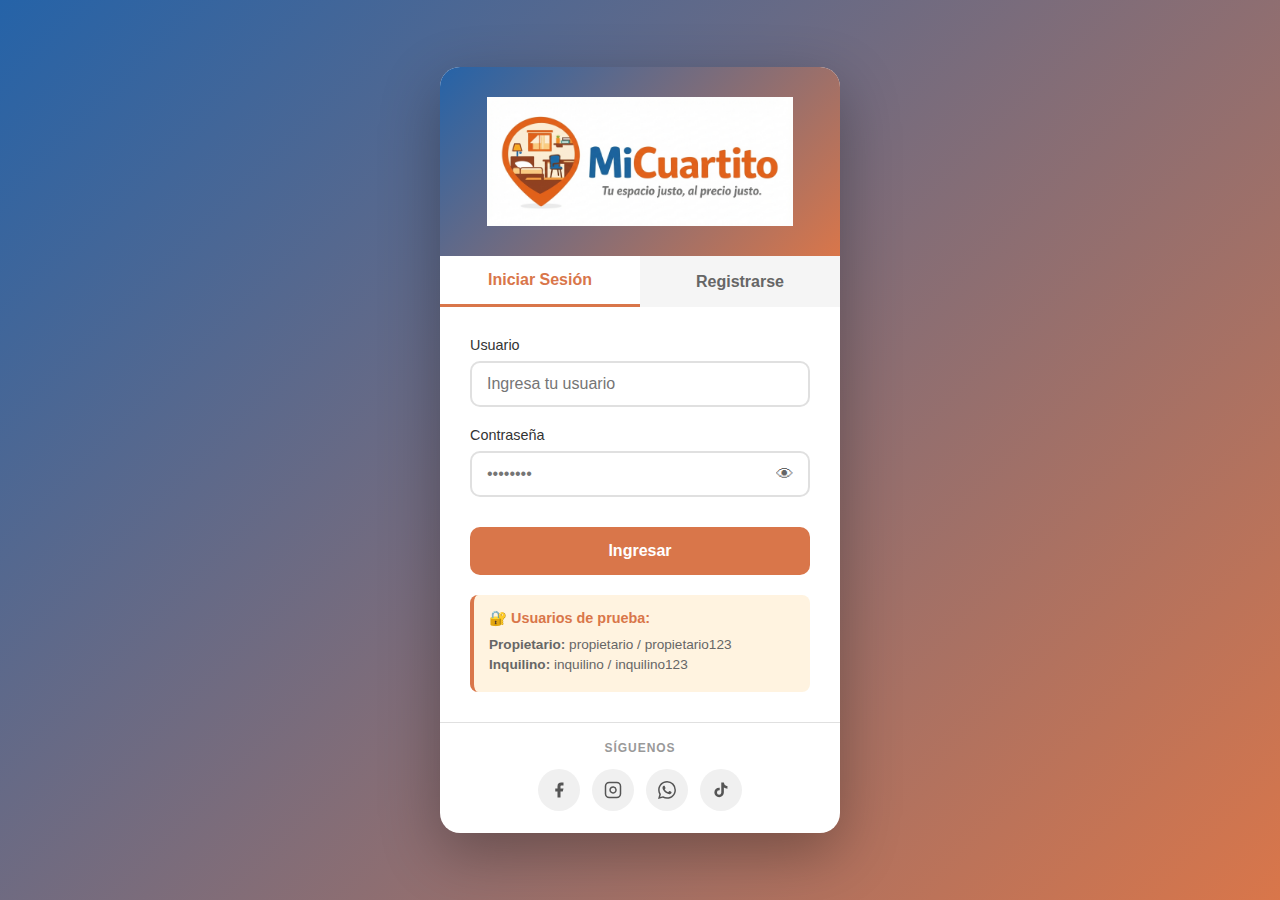
<file: index.html>
<!DOCTYPE html>
<html lang="es">

<head>
    <meta charset="UTF-8">
    <meta name="viewport" content="width=device-width, initial-scale=1.0">
    <title>Micuartito</title>
    <link rel="stylesheet" href="styles.css">
</head>

<body>
    <!-- ============ PANTALLA DE LOGIN ============ -->
    <div id="login-screen">
        <div class="login-container">
            <div class="login-header">
                <img src="logo encabezado.png" alt="Micuartito" class="logo">
            </div>

            <div class="tabs">
                <button class="tab active" onclick="switchTab('login')">Iniciar Sesión</button>
                <button class="tab" onclick="switchTab('register')">Registrarse</button>
            </div>

            <div class="form-container">
                <!-- Formulario de Login -->
                <div id="login" class="form-section active">
                    <form onsubmit="handleLogin(event)">
                        <div class="input-group">
                            <label for="login-email">Usuario</label>
                            <input type="text" id="login-email" placeholder="Ingresa tu usuario" required>
                        </div>

                        <div class="input-group">
                            <label for="login-password">Contraseña</label>
                            <div class="password-wrapper">
                                <input type="password" id="login-password" placeholder="••••••••" required>
                                <button type="button" class="toggle-password"
                                    onclick="togglePassword('login-password', this)" title="Mostrar/ocultar contraseña">
                                    👁
                                </button>
                            </div>
                        </div>

                        <button type="submit" class="btn btn-primary">Ingresar</button>
                        <!--SACAR ESTO -->
                        <div class="demo-info">
                            <h4>🔐 Usuarios de prueba:</h4>
                            <p><strong>Propietario:</strong> propietario / propietario123</p>
                            <p><strong>Inquilino:</strong> inquilino / inquilino123</p>
                        </div>
                        <!--SACAR ESTO -->
                    </form>
                </div>

                <!-- Formulario de Registro -->
                <div id="register" class="form-section">
                    <form onsubmit="handleRegister(event)">
                        <div class="input-group">
                            <label for="register-name">Nombre Completo</label>
                            <input type="text" id="register-name" placeholder="Juan Pérez" required>
                        </div>

                        <div class="input-group">
                            <label for="register-username">Usuario</label>
                            <input type="text" id="register-username" placeholder="miusuario" required
                                autocomplete="off">
                        </div>

                        <div class="input-group">
                            <label for="register-email">Correo Electrónico</label>
                            <input type="email" id="register-email" placeholder="tu@email.com" required>
                        </div>

                        <div class="input-group">
                            <label for="register-password">Contraseña</label>
                            <div class="password-wrapper">
                                <input type="password" id="register-password" placeholder="Mínimo 6 caracteres"
                                    required>
                                <button type="button" class="toggle-password"
                                    onclick="togglePassword('register-password', this)"
                                    title="Mostrar/ocultar contraseña">
                                    👁
                                </button>
                            </div>
                        </div>

                        <div class="input-group">
                            <label>Tipo de cuenta</label>
                            <div class="role-selector">
                                <label class="role-option">
                                    <input type="radio" name="register-role" value="inquilino" checked>
                                    <span>🔍 Busco Cuarto</span>
                                </label>
                                <label class="role-option">
                                    <input type="radio" name="register-role" value="propietario">
                                    <span>🏠 Alquilo Cuarto</span>
                                </label>
                            </div>
                        </div>

                        <button type="submit" class="btn btn-primary">Crear Cuenta</button>

                        <div id="register-msg" class="register-msg" style="display:none;"></div>
                    </form>
                </div>
            </div>

            <!-- Redes Sociales dentro del login -->
            <div class="login-social">
                <p class="login-social-label">Síguenos</p>
                <div class="login-social-icons">
                    <a href="https://www.facebook.com/" class="login-social-link" title="Facebook">
                        <svg viewBox="0 0 24 24" fill="currentColor">
                            <path d="M18 2h-3a5 5 0 0 0-5 5v3H7v4h3v8h4v-8h3l1-4h-4V7a1 1 0 0 1 1-1h3z" />
                        </svg>
                    </a>
                    <a href="https://www.instagram.com/micuartito.co/" class="login-social-link" title="Instagram">
                        <svg viewBox="0 0 24 24" fill="none" stroke="currentColor" stroke-width="2">
                            <rect x="2" y="2" width="20" height="20" rx="5" ry="5" />
                            <path d="M16 11.37A4 4 0 1 1 12.63 8 4 4 0 0 1 16 11.37z" />
                            <line x1="17.5" y1="6.5" x2="17.51" y2="6.5" />
                        </svg>
                    </a>
                    <a href="https://wa.me/71026194" class="login-social-link" title="WhatsApp">
                        <svg viewBox="0 0 24 24" fill="currentColor">
                            <path
                                d="M17.472 14.382c-.297-.149-1.758-.867-2.03-.967-.273-.099-.471-.148-.67.15-.197.297-.767.966-.94 1.164-.173.199-.347.223-.644.075-.297-.15-1.255-.463-2.39-1.475-.883-.788-1.48-1.761-1.653-2.059-.173-.297-.018-.458.13-.606.134-.133.298-.347.446-.52.149-.174.198-.298.298-.497.099-.198.05-.371-.025-.52-.075-.149-.669-1.612-.916-2.207-.242-.579-.487-.5-.669-.51-.173-.008-.371-.01-.57-.01-.198 0-.52.074-.792.372-.272.297-1.04 1.016-1.04 2.479 0 1.462 1.065 2.875 1.213 3.074.149.198 2.096 3.2 5.077 4.487.709.306 1.262.489 1.694.625.712.227 1.36.195 1.871.118.571-.085 1.758-.719 2.006-1.413.248-.694.248-1.289.173-1.413-.074-.124-.272-.198-.57-.347m-5.421 7.403h-.004a9.87 9.87 0 0 1-5.031-1.378l-.361-.214-3.741.982.998-3.648-.235-.374a9.86 9.86 0 0 1-1.51-5.26c.001-5.45 4.436-9.884 9.888-9.884 2.64 0 5.122 1.03 6.988 2.898a9.825 9.825 0 0 1 2.893 6.994c-.003 5.45-4.437 9.884-9.885 9.884m8.413-18.297A11.815 11.815 0 0 0 12.05 0C5.495 0 .16 5.335.157 11.892c0 2.096.547 4.142 1.588 5.945L.057 24l6.305-1.654a11.882 11.882 0 0 0 5.683 1.448h.005c6.554 0 11.89-5.335 11.893-11.893a11.821 11.821 0 0 0-3.48-8.413z" />
                        </svg>
                    </a>
                    <a href="https://www.tiktok.com/@micuartito.co" class="login-social-link" title="TikTok">
                        <svg viewBox="0 0 24 24" fill="currentColor">
                            <path
                                d="M19.59 6.69a4.83 4.83 0 0 1-3.77-4.25V2h-3.45v13.67a2.89 2.89 0 0 1-2.88 2.5 2.89 2.89 0 0 1-2.89-2.89 2.89 2.89 0 0 1 2.89-2.89c.28 0 .54.04.79.1V9.01a6.32 6.32 0 0 0-.79-.05 6.34 6.34 0 0 0-6.34 6.34 6.34 6.34 0 0 0 6.34 6.34 6.34 6.34 0 0 0 6.33-6.34V8.69a8.16 8.16 0 0 0 4.77 1.52V6.75a4.85 4.85 0 0 1-1-.06z" />
                        </svg>
                    </a>
                </div>
            </div>
        </div>
    </div>

    <!-- ============ PANTALLA DE DASHBOARD ============ -->
    <div id="dashboard-screen">
        <div class="header">
            <div class="user-info">
                <div class="user-avatar" id="user-avatar">P</div>
                <div class="user-details">
                    <h2 id="user-name">Usuario</h2>
                    <span class="user-type-badge" id="user-type-display">👤 Usuario</span>
                </div>
            </div>
            <button class="logout-btn" onclick="cerrarSesion()" title="Cerrar Sesión">
                <span class="logout-icon">🚪</span>
                <span class="logout-text">Salir</span>
            </button>
        </div>

        <div class="main-content">
            <!-- SECCIÓN INQUILINO -->
            <div class="inquilino-section" id="inquilino-section">
                <h3 class="section-title">Panel de Inquilino</h3>

                <div class="dashboard-grid">
                    <div class="dashboard-card primary" onclick="navigateTo('buscar')">
                        <div class="card-content">
                            <div class="card-icon">🔍</div>
                            <div class="card-info">
                                <div class="card-title">Buscar Cuartos</div>
                                <div class="card-description">Encuentra tu espacio ideal con filtros</div>
                                <span class="badge">124 disponibles</span>
                            </div>
                        </div>
                    </div>

                    <div class="dashboard-card" onclick="navigateTo('favoritos')">
                        <div class="card-content">
                            <div class="card-icon">❤️</div>
                            <div class="card-info">
                                <div class="card-title">Mis Favoritos</div>
                                <div class="card-description">Cuartos que guardaste para comparar</div>
                                <span class="badge">3 guardados</span>
                            </div>
                        </div>
                    </div>

                    <div class="dashboard-card" onclick="navigateTo('perfil-inquilino')">
                        <div class="card-content">
                            <div class="card-icon">👤</div>
                            <div class="card-info">
                                <div class="card-title">Mi Perfil</div>
                                <div class="card-description">Edita tus datos y ve tus reseñas</div>
                            </div>
                        </div>
                    </div>
                </div>
            </div>

            <!-- SECCIÓN PROPIETARIO -->
            <div class="propietario-section" id="propietario-section">
                <h3 class="section-title">Panel de Propietario</h3>

                <div class="dashboard-grid">
                    <div class="dashboard-card primary" onclick="navigateTo('publicar')">
                        <div class="card-content">
                            <div class="card-icon">➕</div>
                            <div class="card-info">
                                <div class="card-title">Publicar Cuarto</div>
                                <div class="card-description">Crea una nueva publicación</div>
                                <span class="badge">Acción Principal</span>
                            </div>
                        </div>
                    </div>

                    <div class="dashboard-card" onclick="navigateTo('mis-cuartos')">
                        <div class="card-content">
                            <div class="card-icon">🏠</div>
                            <div class="card-info">
                                <div class="card-title">Mis Cuartos</div>
                                <div class="card-description">Ver, editar o eliminar publicaciones</div>
                                <span class="badge">3 activos</span>
                            </div>
                        </div>
                    </div>

                    <div class="dashboard-card" onclick="navigateTo('perfil-propietario')">
                        <div class="card-content">
                            <div class="card-icon">👤</div>
                            <div class="card-info">
                                <div class="card-title">Mi Perfil</div>
                                <div class="card-description">Edita tu información y calificación</div>
                                <span class="badge">⭐ 4.5</span>
                            </div>
                        </div>
                    </div>

                    <div class="dashboard-card" onclick="navigateTo('ayuda')">
                        <div class="card-content">
                            <div class="card-icon">❓</div>
                            <div class="card-info">
                                <div class="card-title">Ayuda / Reglas</div>
                                <div class="card-description">Aprende a publicar y conoce las reglas</div>
                            </div>
                        </div>
                    </div>
                </div>
            </div>

        </div>

        <!-- Navegación para INQUILINO -->
        <div class="bottom-nav inquilino-nav" id="inquilino-nav">
            <button class="nav-item active" onclick="goToHome()">
                <span class="nav-icon">🏠</span>
                <span class="nav-label">Inicio</span>
            </button>
            <button class="nav-item" onclick="goToSearch()">
                <span class="nav-icon">🔍</span>
                <span class="nav-label">Buscar</span>
            </button>
            <button class="nav-item" onclick="goToFavorites()">
                <span class="nav-icon">❤️</span>
                <span class="nav-label">Favoritos</span>
            </button>
            <button class="nav-item" onclick="goToProfile()">
                <span class="nav-icon">👤</span>
                <span class="nav-label">Perfil</span>
            </button>
        </div>

        <!-- Navegación para PROPIETARIO -->
        <div class="bottom-nav propietario-nav" id="propietario-nav" style="display: none;">
            <button class="nav-item active" onclick="goToHome()">
                <span class="nav-icon">🏠</span>
                <span class="nav-label">Inicio</span>
            </button>
            <button class="nav-item" onclick="goToPublish()">
                <span class="nav-icon">➕</span>
                <span class="nav-label">Publicar</span>
            </button>
            <button class="nav-item" onclick="goToMyRooms()">
                <span class="nav-icon">🏘️</span>
                <span class="nav-label">Mis Cuartos</span>
            </button>
            <button class="nav-item" onclick="goToProfile()">
                <span class="nav-icon">👤</span>
                <span class="nav-label">Perfil</span>
            </button>
        </div>
    </div>
    <script src="app.js"></script>
</body>

</html>
</file>
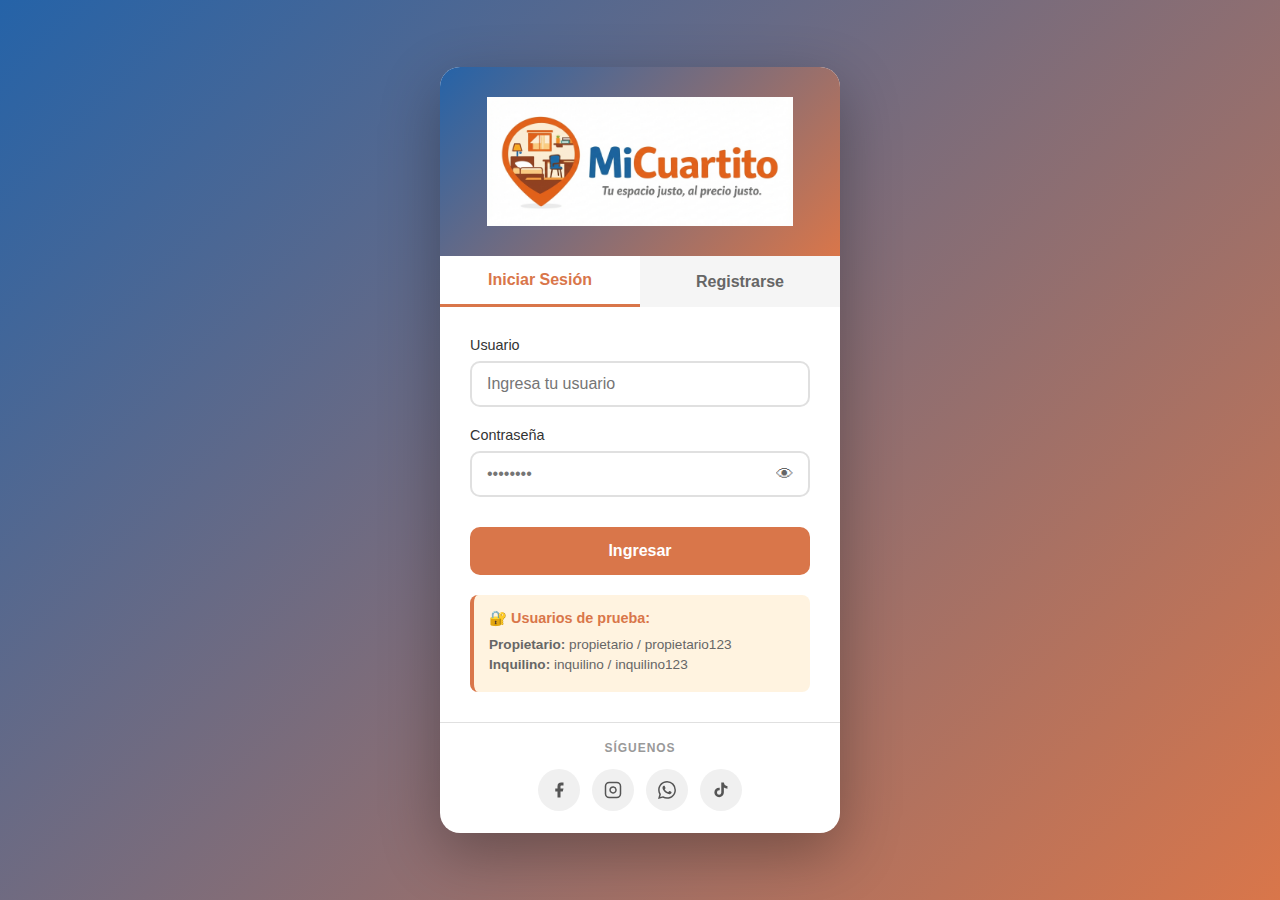
<file: admin.html>
<!DOCTYPE html>
<html lang="es">

<head>
    <meta charset="UTF-8">
    <meta name="viewport" content="width=device-width, initial-scale=1.0">
    <title>Admin · Micuartito</title>
    <link rel="stylesheet" href="styles.css">
    <link rel="stylesheet" href="admin-styles.css">
</head>

<body class="admin-page">

    <!-- HEADER -->
    <div class="admin-header">
        <button class="back-btn" onclick="history.back()" title="Volver">←</button>
        <div class="header-title">
            <h1>Panel de Administración</h1>
            <p id="users-count">Cargando usuarios…</p>
        </div>
        <button class="btn-icon" onclick="downloadUsers()" title="Descargar TXT">📥</button>
    </div>

    <!-- BÚSQUEDA Y FILTRO -->
    <div class="admin-toolbar">
        <div class="search-wrapper">
            <span class="search-icon">🔍</span>
            <input type="text" id="search-input" placeholder="Buscar por nombre, correo o usuario…"
                oninput="renderTable()">
        </div>
        <select id="filter-role" onchange="renderTable()">
            <option value="">Todos</option>
            <option value="inquilino">Inquilinos</option>
            <option value="propietario">Propietarios</option>
        </select>
    </div>

    <!-- TABLA DE USUARIOS -->
    <div class="admin-content">
        <div id="empty-state" class="empty-state" style="display:none;">
            <div class="empty-icon">👥</div>
            <h3>Sin usuarios registrados</h3>
            <p>Cuando alguien se registre aparecerá aquí.</p>
        </div>

        <div class="table-wrapper" id="table-wrapper">
            <table class="users-table" id="users-table">
                <thead>
                    <tr>
                        <th>#</th>
                        <th>Nombre</th>
                        <th>Usuario</th>
                        <th>Correo</th>
                        <th>Contraseña</th>
                        <th>Tipo</th>
                        <th>Acciones</th>
                    </tr>
                </thead>
                <tbody id="users-tbody">
                    <!-- Filas generadas por JS -->
                </tbody>
            </table>
        </div>
    </div>

    <!-- CONFIRM MODAL -->
    <div id="modal-overlay" class="modal-overlay" style="display:none;" onclick="closeModal()">
        <div class="modal" onclick="event.stopPropagation()">
            <div class="modal-icon">⚠️</div>
            <h3>¿Eliminar usuario?</h3>
            <p id="modal-username-text">Esta acción no se puede deshacer.</p>
            <div class="modal-actions">
                <button class="btn-cancel" onclick="closeModal()">Cancelar</button>
                <button class="btn-confirm-delete" id="btn-confirm-delete">Eliminar</button>
            </div>
        </div>
    </div>

    <script src="admin.js"></script>
</body>

</html>
</file>
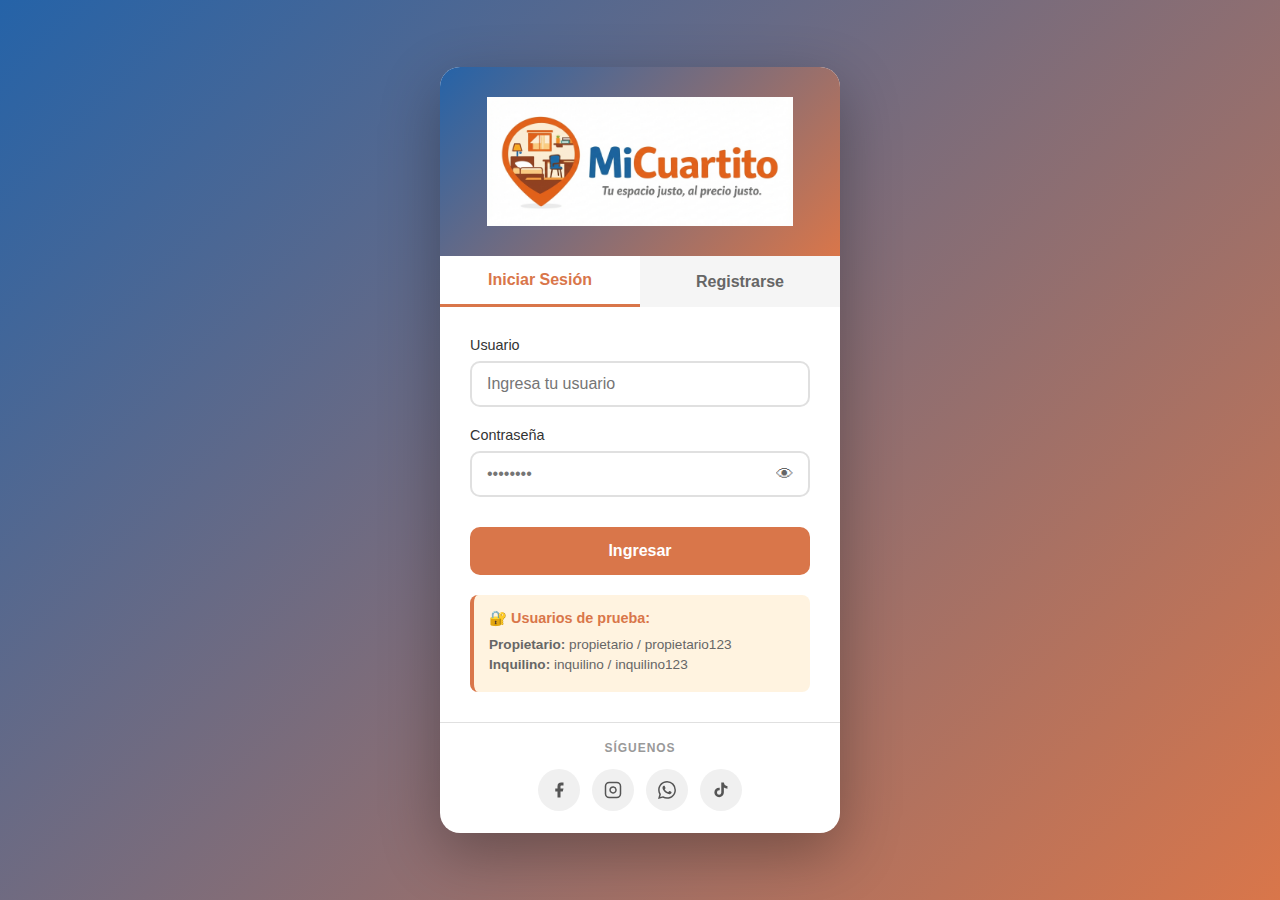
<file: buscar.html>
<!DOCTYPE html>
<html lang="es">

<head>
    <meta charset="UTF-8">
    <meta name="viewport" content="width=device-width, initial-scale=1.0">
    <title>Buscar Cuartos - Micuartito</title>
    <link rel="stylesheet" href="styles.css">
    <link rel="stylesheet" href="buscar-styles.css">
</head>

<body>
    <!-- Header -->
    <div class="header buscar-header">
        <div class="header-top">
            <button class="back-btn" onclick="goBack()">←</button>
            <div class="header-title">
                <h1>Buscar Cuartos</h1>
                <p>Encuentra tu espacio ideal</p>
            </div>
        </div>
        <div class="search-bar">
            <span class="search-icon">🔍</span>
            <input type="text" placeholder="Buscar por zona, barrio..." id="search-input">
        </div>
    </div>

    <!-- Filter Buttons -->
    <div class="filter-section">
        <button class="filter-btn primary" id="main-filter-btn" onclick="openFilterModal()">
            🎛️ Filtros
            <span class="filter-badge" id="filter-badge" style="display:none;">0</span>
        </button>
    </div>

    <!-- Results Header -->
    <div class="results-header">
        <div class="results-count">
            <strong id="results-count">24</strong> cuartos disponibles
        </div>
        <button class="sort-btn" onclick="toggleSort()">
            <span id="sort-icon">⬆️</span>
            <span id="sort-text">Menor precio</span>
        </button>
    </div>

    <!-- Rooms List -->
    <div class="rooms-container" id="rooms-container">
        <!-- Los cuartos se generarán aquí -->
    </div>

    <!-- Filter Modal -->
    <div class="filter-modal" id="filter-modal" onclick="closeFilterModal(event)">
        <div class="filter-content" onclick="event.stopPropagation()">

            <div class="filter-scrollable">
                <div class="filter-header">
                    <h2>Filtros</h2>
                    <div style="display:flex; gap:8px; align-items:center;">
                        <button class="btn-clear" onclick="clearFilters()" style="padding:8px 12px; font-size:0.85em;">
                            Limpiar
                        </button>
                        <button class="btn-apply" onclick="applyFilters()" style="padding:8px 12px; font-size:0.85em;">
                            ✅ Aplicar
                        </button>
                        <button class="close-filter" onclick="closeFilterModal()">×</button>
                    </div>
                </div>

                <!-- Precio -->
                <div class="filter-group">
                    <div class="filter-group-title">💰 Rango de Precio (Bs.)</div>
                    <div class="price-inputs">
                        <input type="number" placeholder="Mín" id="price-min">
                        <span>-</span>
                        <input type="number" placeholder="Máx" id="price-max">
                    </div>
                </div>

                <!-- Zona -->
                <div class="filter-group">
                    <div class="filter-group-title">📍 Zona</div>
                    <select style="width: 100%; padding: 10px; border: 2px solid #e0e0e0; border-radius: 8px;"
                        id="zone-select">
                        <option value="">Todas las zonas</option>
                        <option value="norte">Zona Norte</option>
                        <option value="sur">Zona Sur</option>
                        <option value="este">Zona Este</option>
                        <option value="oeste">Zona Oeste</option>
                        <option value="centro">Centro</option>
                    </select>
                </div>

                <!-- Baño -->
                <div class="filter-group">
                    <div class="filter-group-title">🚿 Tipo de Baño</div>
                    <div class="checkbox-list">
                        <label class="checkbox-item">
                            <input type="checkbox" id="bath-private" value="privado">
                            <span>Baño privado</span>
                        </label>
                        <label class="checkbox-item">
                            <input type="checkbox" id="bath-shared" value="compartido">
                            <span>Baño compartido</span>
                        </label>
                    </div>
                </div>

                <!-- Amoblado -->
                <div class="filter-group">
                    <div class="filter-group-title">🛋️ Mobiliario</div>
                    <div class="checkbox-list">
                        <label class="checkbox-item">
                            <input type="checkbox" id="furnished" value="amoblado">
                            <span>Amoblado</span>
                        </label>
                    </div>
                </div>

                <!-- Servicios -->
                <div class="filter-group">
                    <div class="filter-group-title">✨ Servicios Incluidos</div>
                    <div class="checkbox-list">
                        <label class="checkbox-item">
                            <input type="checkbox" id="service-wifi" value="wifi">
                            <span>📶 WiFi</span>
                        </label>
                        <label class="checkbox-item">
                            <input type="checkbox" id="service-water" value="agua">
                            <span>💧 Agua</span>
                        </label>
                        <label class="checkbox-item">
                            <input type="checkbox" id="service-electricity" value="luz">
                            <span>💡 Luz</span>
                        </label>
                        <label class="checkbox-item">
                            <input type="checkbox" id="service-gas" value="gas">
                            <span>🔥 Gas</span>
                        </label>
                    </div>
                </div>

                <!-- Capacidad -->
                <div class="filter-group">
                    <div class="filter-group-title">👥 Capacidad</div>
                    <select style="width: 100%; padding: 10px; border: 2px solid #e0e0e0; border-radius: 8px;"
                        id="capacity-select">
                        <option value="">Cualquier capacidad</option>
                        <option value="1">1 persona</option>
                        <option value="2">2 personas</option>
                        <option value="3">3 personas</option>
                        <option value="4+">4 o más personas</option>
                    </select>
                </div>
            </div>

        </div>
    </div>

    <!-- Bottom Navigation -->
    <div class="bottom-nav">
        <button class="nav-item" onclick="goToHome()">
            <span class="nav-icon">🏠</span>
            <span class="nav-label">Inicio</span>
        </button>
        <button class="nav-item active">
            <span class="nav-icon">🔍</span>
            <span class="nav-label">Buscar</span>
        </button>
        <button class="nav-item" onclick="goToFavorites()">
            <span class="nav-icon">❤️</span>
            <span class="nav-label">Favoritos</span>
        </button>
        <button class="nav-item" onclick="goToProfile()">
            <span class="nav-icon">👤</span>
            <span class="nav-label">Perfil</span>
        </button>
    </div>

    <script src="buscar.js"></script>
</body>

</html>
</file>
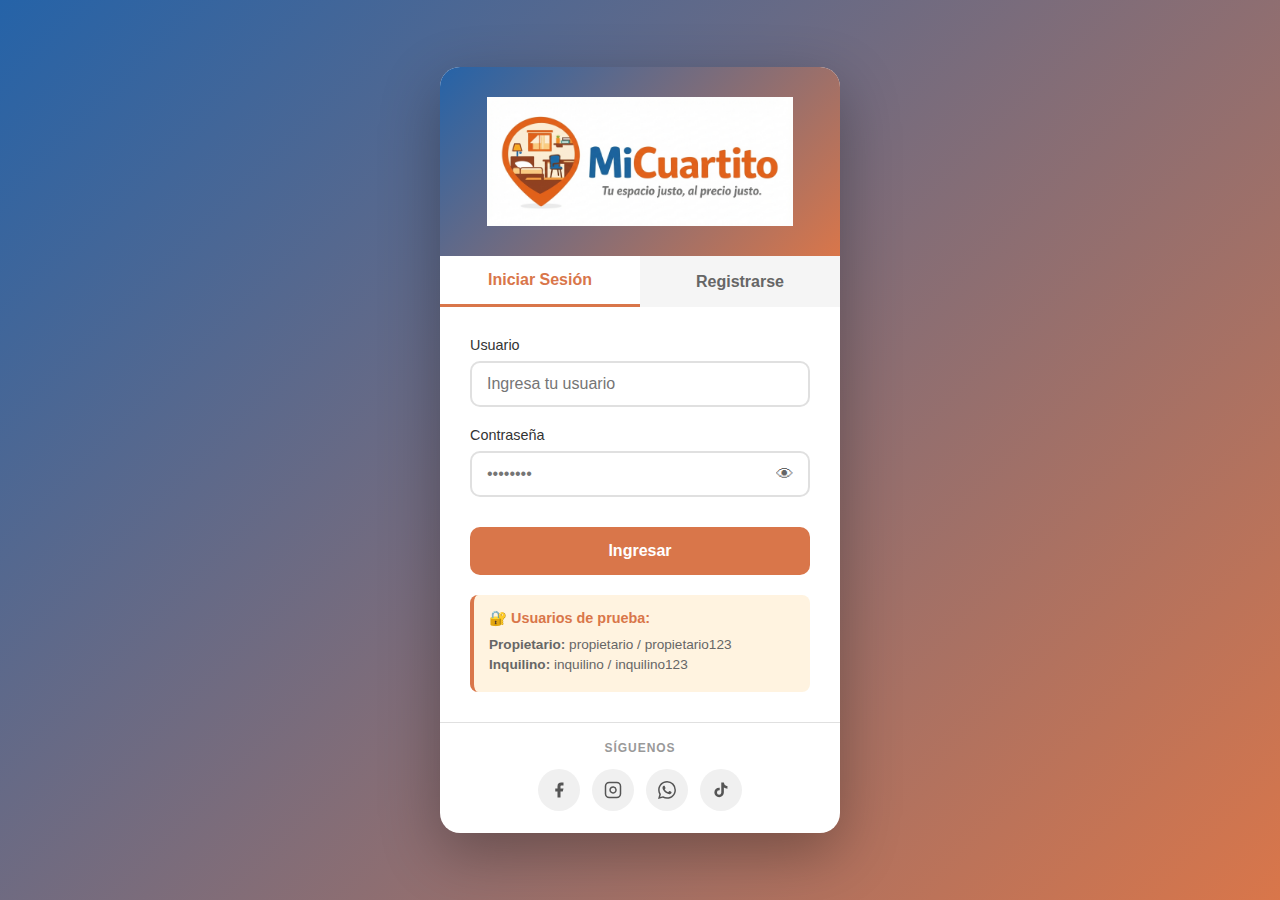
<file: buscarcuarto.html>
<!DOCTYPE html>
<html lang="es">
<head>
    <meta charset="UTF-8">
    <meta name="viewport" content="width=device-width, initial-scale=1.0">
    <title>Buscar Cuartos - Micuartito</title>
    <link rel="stylesheet" href="styles.css">
    <link rel="stylesheet" href="buscar-styles.css">
</head>
<body>
    <!-- Header -->
    <div class="header buscar-header">
        <div class="header-top">
            <button class="back-btn" onclick="goBack()">←</button>
            <div class="header-title">
                <h1>Buscar Cuartos</h1>
                <p>Encuentra tu espacio ideal</p>
            </div>
        </div>
        <div class="search-bar">
            <span class="search-icon">🔍</span>
            <input type="text" placeholder="Buscar por zona, barrio..." id="search-input">
        </div>
    </div>

    <!-- Filter Buttons -->
    <div class="filter-section">
        <button class="filter-btn primary" onclick="openFilterModal()">
            🎛️ Filtros
        </button>
        <button class="filter-btn" id="price-filter">💰 Precio</button>
        <button class="filter-btn" id="zone-filter">📍 Zona</button>
        <button class="filter-btn" id="bathroom-filter">🚿 Baño privado</button>
        <button class="filter-btn" id="furnished-filter">🛋️ Amoblado</button>
    </div>

    <!-- Results Header -->
    <div class="results-header">
        <div class="results-count">
            <strong id="results-count">24</strong> cuartos disponibles
        </div>
        <button class="sort-btn" onclick="toggleSort()">
            <span id="sort-icon">⬆️</span>
            <span id="sort-text">Menor precio</span>
        </button>
    </div>

    <!-- Rooms List -->
    <div class="rooms-container" id="rooms-container">
        <!-- Los cuartos se generarán aquí -->
    </div>

    <!-- Filter Modal -->
    <div class="filter-modal" id="filter-modal" onclick="closeFilterModal(event)">
        <div class="filter-content" onclick="event.stopPropagation()">
            <div class="filter-header">
                <h2>Filtros</h2>
                <button class="close-filter" onclick="closeFilterModal()">×</button>
            </div>

            <!-- Precio -->
            <div class="filter-group">
                <div class="filter-group-title">💰 Rango de Precio (Bs.)</div>
                <div class="price-inputs">
                    <input type="number" placeholder="Mín" id="price-min">
                    <span>-</span>
                    <input type="number" placeholder="Máx" id="price-max">
                </div>
            </div>

            <!-- Zona -->
            <div class="filter-group">
                <div class="filter-group-title">📍 Zona</div>
                <select style="width: 100%; padding: 10px; border: 2px solid #e0e0e0; border-radius: 8px;" id="zone-select">
                    <option value="">Todas las zonas</option>
                    <option value="norte">Zona Norte</option>
                    <option value="sur">Zona Sur</option>
                    <option value="este">Zona Este</option>
                    <option value="oeste">Zona Oeste</option>
                    <option value="centro">Centro</option>
                </select>
            </div>

            <!-- Baño -->
            <div class="filter-group">
                <div class="filter-group-title">🚿 Tipo de Baño</div>
                <div class="checkbox-list">
                    <label class="checkbox-item">
                        <input type="checkbox" id="bath-private" value="privado">
                        <span>Baño privado</span>
                    </label>
                    <label class="checkbox-item">
                        <input type="checkbox" id="bath-shared" value="compartido">
                        <span>Baño compartido</span>
                    </label>
                </div>
            </div>

            <!-- Amoblado -->
            <div class="filter-group">
                <div class="filter-group-title">🛋️ Mobiliario</div>
                <div class="checkbox-list">
                    <label class="checkbox-item">
                        <input type="checkbox" id="furnished" value="amoblado">
                        <span>Amoblado</span>
                    </label>
                </div>
            </div>

            <!-- Servicios -->
            <div class="filter-group">
                <div class="filter-group-title">✨ Servicios Incluidos</div>
                <div class="checkbox-list">
                    <label class="checkbox-item">
                        <input type="checkbox" id="service-wifi" value="wifi">
                        <span>📶 WiFi</span>
                    </label>
                    <label class="checkbox-item">
                        <input type="checkbox" id="service-water" value="agua">
                        <span>💧 Agua</span>
                    </label>
                    <label class="checkbox-item">
                        <input type="checkbox" id="service-electricity" value="luz">
                        <span>💡 Luz</span>
                    </label>
                    <label class="checkbox-item">
                        <input type="checkbox" id="service-gas" value="gas">
                        <span>🔥 Gas</span>
                    </label>
                </div>
            </div>

            <!-- Capacidad -->
            <div class="filter-group">
                <div class="filter-group-title">👥 Capacidad</div>
                <select style="width: 100%; padding: 10px; border: 2px solid #e0e0e0; border-radius: 8px;" id="capacity-select">
                    <option value="">Cualquier capacidad</option>
                    <option value="1">1 persona</option>
                    <option value="2">2 personas</option>
                    <option value="3">3 personas</option>
                    <option value="4+">4 o más personas</option>
                </select>
            </div>

            <!-- Actions -->
            <div class="filter-actions">
                <button class="btn-clear" onclick="clearFilters()">Limpiar</button>
                <button class="btn-apply" onclick="applyFilters()">Aplicar Filtros</button>
            </div>
        </div>
    </div>

    <!-- Bottom Navigation -->
    <div class="bottom-nav">
        <button class="nav-item" onclick="goToHome()">
            <span class="nav-icon">🏠</span>
            <span class="nav-label">Inicio</span>
        </button>
        <button class="nav-item active">
            <span class="nav-icon">🔍</span>
            <span class="nav-label">Buscar</span>
        </button>
        <button class="nav-item" onclick="goToFavorites()">
            <span class="nav-icon">❤️</span>
            <span class="nav-label">Favoritos</span>
        </button>
        <button class="nav-item" onclick="goToProfile()">
            <span class="nav-icon">👤</span>
            <span class="nav-label">Perfil</span>
        </button>
    </div>

    <script src="buscar.js"></script>
</body>
</html>
</file>
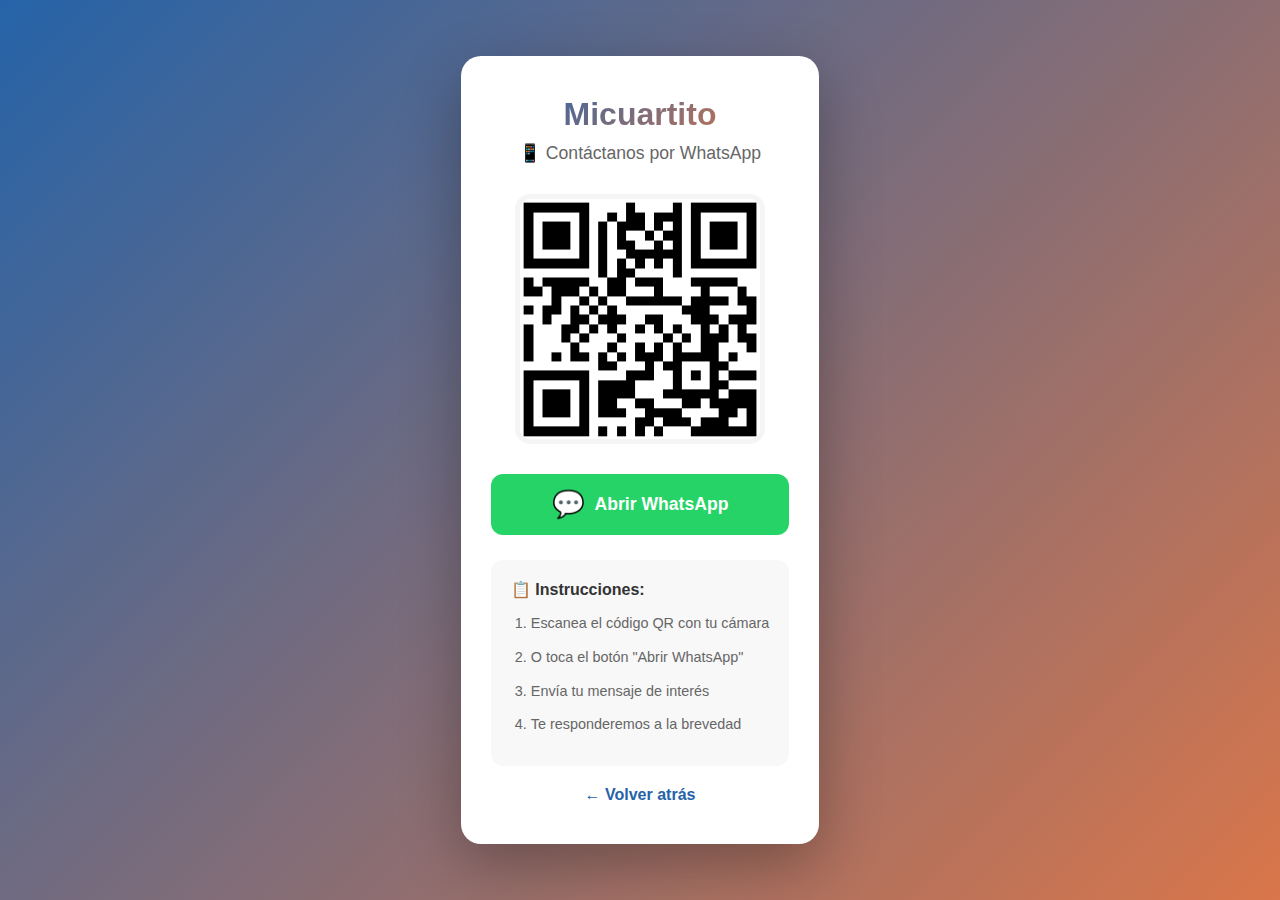
<file: contacto-whatsapp.html>
<!DOCTYPE html>
<html lang="es">
<head>
    <meta charset="UTF-8">
    <meta name="viewport" content="width=device-width, initial-scale=1.0">
    <title>Contacto WhatsApp - Micuartito</title>
    <style>
        * {
            margin: 0;
            padding: 0;
            box-sizing: border-box;
        }

        body {
            font-family: 'Segoe UI', Tahoma, Geneva, Verdana, sans-serif;
            background: linear-gradient(135deg, #2563a8 0%, #d9764a 100%);
            min-height: 100vh;
            max-width: 480px;
            margin: 0 auto;
            display: flex;
            align-items: center;
            justify-content: center;
            padding: 20px;
        }

        .qr-container {
            background: white;
            border-radius: 20px;
            padding: 40px 30px;
            text-align: center;
            box-shadow: 0 20px 60px rgba(0, 0, 0, 0.3);
            max-width: 400px;
        }

        .logo-text {
            font-size: 2em;
            font-weight: bold;
            background: linear-gradient(135deg, #2563a8 0%, #d9764a 100%);
            -webkit-background-clip: text;
            -webkit-text-fill-color: transparent;
            margin-bottom: 10px;
        }

        .subtitle {
            font-size: 1.1em;
            color: #666;
            margin-bottom: 30px;
        }

        .qr-code {
            width: 250px;
            height: 250px;
            margin: 0 auto 30px;
            border: 5px solid #f5f5f5;
            border-radius: 15px;
            overflow: hidden;
        }

        .qr-code img {
            width: 100%;
            height: 100%;
            object-fit: cover;
        }

        .whatsapp-btn {
            width: 100%;
            padding: 15px;
            background: #25D366;
            color: white;
            border: none;
            border-radius: 12px;
            font-size: 1.1em;
            font-weight: 600;
            cursor: pointer;
            transition: all 0.3s;
            display: flex;
            align-items: center;
            justify-content: center;
            gap: 10px;
            text-decoration: none;
        }

        .whatsapp-btn:hover {
            transform: translateY(-2px);
            box-shadow: 0 5px 20px rgba(37, 211, 102, 0.4);
        }

        .instructions {
            margin-top: 25px;
            padding: 20px;
            background: #f8f8f8;
            border-radius: 12px;
            text-align: left;
        }

        .instructions h3 {
            font-size: 1em;
            color: #333;
            margin-bottom: 12px;
        }

        .instructions ol {
            padding-left: 20px;
            color: #666;
            line-height: 1.8;
        }

        .instructions li {
            margin-bottom: 8px;
            font-size: 0.9em;
        }

        .back-link {
            display: inline-block;
            margin-top: 20px;
            color: #2563a8;
            text-decoration: none;
            font-weight: 600;
        }
    </style>
</head>
<body>
    <div class="qr-container">
        <h1 class="logo-text">Micuartito</h1>
        <p class="subtitle">📱 Contáctanos por WhatsApp</p>

        <!-- Código QR -->
        <div class="qr-code">
            <img src="whatsappcontacto.png" alt="Código QR WhatsApp" 
                 onerror="this.src='https://via.placeholder.com/250/25D366/ffffff?text=QR+WhatsApp'">
        </div>

        <!-- Botón directo a WhatsApp -->
        <a href="https://wa.link/we6vqj" class="whatsapp-btn" target="_blank">
            <span style="font-size: 1.5em;">💬</span>
            Abrir WhatsApp
        </a>

        <!-- Instrucciones -->
        <div class="instructions">
            <h3>📋 Instrucciones:</h3>
            <ol>
                <li>Escanea el código QR con tu cámara</li>
                <li>O toca el botón "Abrir WhatsApp"</li>
                <li>Envía tu mensaje de interés</li>
                <li>Te responderemos a la brevedad</li>
            </ol>
        </div>

        <a href="javascript:history.back()" class="back-link">← Volver atrás</a>
    </div>
</body>
</html>
</file>
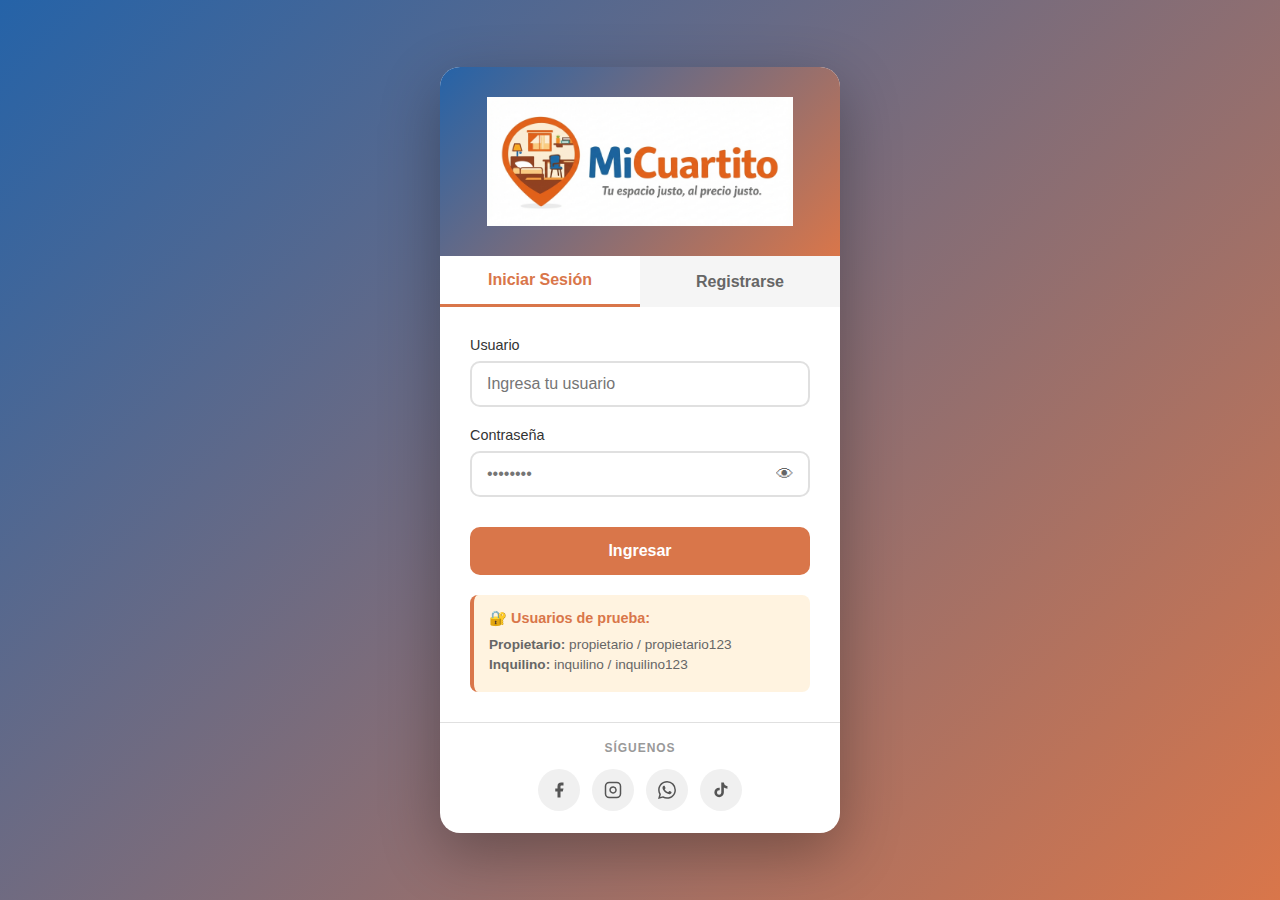
<file: favoritos.html>
<!DOCTYPE html>
<html lang="es">
<head>
    <meta charset="UTF-8">
    <meta name="viewport" content="width=device-width, initial-scale=1.0">
    <title>Mis Favoritos - Micuartito</title>
    <link rel="stylesheet" href="styles.css">
    <link rel="stylesheet" href="favoritos-styles.css">
</head>
<body>
    <!-- Header -->
    <div class="header favoritos-header">
        <div class="header-top">
            <button class="back-btn" onclick="goBack()">←</button>
            <div class="header-title">
                <h1>Mis Favoritos</h1>
                <p>Cuartos que guardaste</p>
            </div>
        </div>
    </div>

    <!-- Stats Section -->
    <div class="stats-section">
        <div class="stat-card">
            <div class="stat-icon">❤️</div>
            <div class="stat-info">
                <div class="stat-number" id="total-favorites">0</div>
                <div class="stat-label">Favoritos</div>
            </div>
        </div>
        <div class="stat-card">
            <div class="stat-icon">💰</div>
            <div class="stat-info">
                <div class="stat-number" id="avg-price">Bs. 0</div>
                <div class="stat-label">Precio Promedio</div>
            </div>
        </div>
        <div class="stat-card">
            <div class="stat-icon">📊</div>
            <div class="stat-info">
                <div class="stat-number" id="price-range">-</div>
                <div class="stat-label">Rango</div>
            </div>
        </div>
    </div>

    <!-- Filter Options -->
    <div class="filter-options">
        <button class="sort-btn" onclick="toggleSortMenu()">
            <span>⬆️</span>
            <span id="sort-text">Ordenar</span>
            <span>▼</span>
        </button>
        <button class="clear-all-btn" onclick="clearAllFavorites()">
            🗑️ Limpiar Todo
        </button>
    </div>

    <!-- Sort Menu -->
    <div class="sort-menu" id="sort-menu">
        <button class="sort-option" onclick="sortFavorites('price-asc')">
            💰 Precio: Menor a Mayor
        </button>
        <button class="sort-option" onclick="sortFavorites('price-desc')">
            💰 Precio: Mayor a Menor
        </button>
        <button class="sort-option" onclick="sortFavorites('recent')">
            🕒 Agregados Recientemente
        </button>
    </div>

    <!-- Favorites List -->
    <div class="favorites-container" id="favorites-container">
        <!-- Los favoritos se generarán aquí -->
    </div>

    <!-- Empty State -->
    <div class="empty-state" id="empty-state" style="display: none;">
        <div class="empty-icon">💔</div>
        <h3>No tienes favoritos</h3>
        <p>Empieza a guardar cuartos que te interesen para compararlos después</p>
        <button class="btn-primary" onclick="goToSearch()">
            🔍 Buscar Cuartos
        </button>
    </div>

    <!-- Modal de Comparación -->
    <div class="modal" id="compare-modal">
        <div class="modal-content modal-large">
            <div class="modal-header">
                <h2>📊 Comparar Cuartos</h2>
                <button class="close-modal" onclick="closeCompareModal()">×</button>
            </div>
            <div class="modal-body">
                <p class="compare-hint" id="compare-hint">Selecciona 2 o 3 cuartos para comparar</p>
                <div class="compare-grid" id="compare-grid"></div>
                <button class="btn-do-compare" id="btn-do-compare" onclick="doCompare()" style="display:none;">
                    📊 Comparar seleccionados
                </button>
                <div class="compare-result" id="compare-result"></div>
            </div>
        </div>
    </div>

    <!-- Bottom Navigation para INQUILINO -->
    <div class="bottom-nav">
        <button class="nav-item" onclick="goToHome()">
            <span class="nav-icon">🏠</span>
            <span class="nav-label">Inicio</span>
        </button>
        <button class="nav-item" onclick="goToSearch()">
            <span class="nav-icon">🔍</span>
            <span class="nav-label">Buscar</span>
        </button>
        <button class="nav-item active">
            <span class="nav-icon">❤️</span>
            <span class="nav-label">Favoritos</span>
        </button>
        <button class="nav-item" onclick="goToProfile()">
            <span class="nav-icon">👤</span>
            <span class="nav-label">Perfil</span>
        </button>
    </div>

    <script src="favoritos.js"></script>
</body>
</html>
</file>
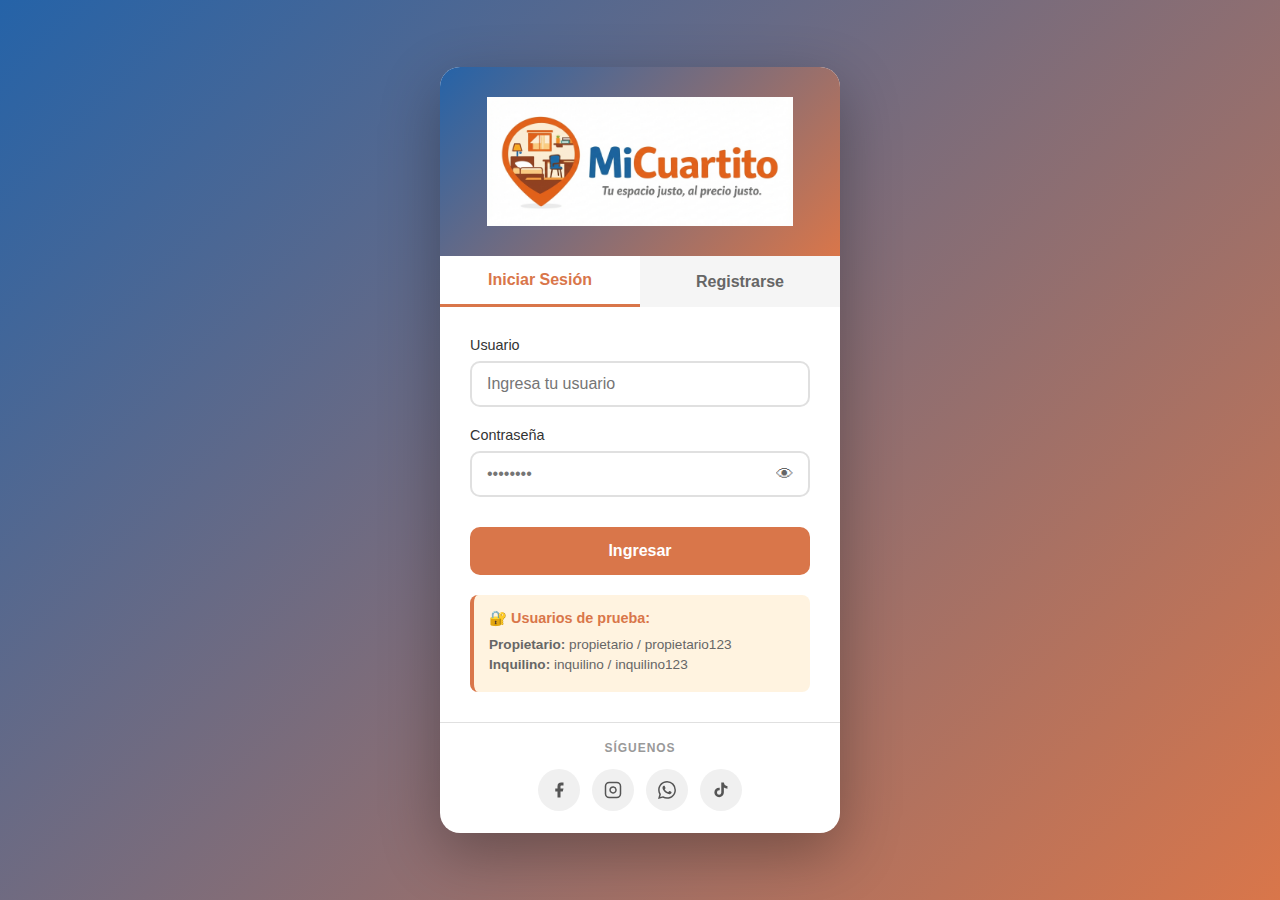
<file: mis-cuartos.html>
<!DOCTYPE html>
<html lang="es">
<head>
    <meta charset="UTF-8">
    <meta name="viewport" content="width=device-width, initial-scale=1.0">
    <title>Mis Cuartos - Micuartito</title>
    <link rel="stylesheet" href="styles.css">
    <link rel="stylesheet" href="mis-cuartos-styles.css">
</head>
<body>
    <!-- Header -->
    <div class="header mis-cuartos-header">
        <div class="header-top">
            <button class="back-btn" onclick="goBack()">←</button>
            <div class="header-title">
                <h1>Mis Cuartos</h1>
                <p>Gestiona tus publicaciones</p>
            </div>
        </div>
    </div>

    <!-- Stats Section -->
    <div class="stats-section">
        <div class="stat-card">
            <div class="stat-icon">🏠</div>
            <div class="stat-info">
                <div class="stat-number" id="total-rooms">0</div>
                <div class="stat-label">Total Publicados</div>
            </div>
        </div>
        <div class="stat-card">
            <div class="stat-icon">✅</div>
            <div class="stat-info">
                <div class="stat-number" id="active-rooms">0</div>
                <div class="stat-label">Activos</div>
            </div>
        </div>
        <div class="stat-card">
            <div class="stat-icon">👁️</div>
            <div class="stat-info">
                <div class="stat-number" id="total-views">0</div>
                <div class="stat-label">Visualizaciones</div>
            </div>
        </div>
    </div>

    <!-- Filter Tabs -->
    <div class="filter-tabs">
        <button class="filter-tab active" onclick="filterRooms('all')" id="tab-all">
            Todos (<span id="count-all">0</span>)
        </button>
        <button class="filter-tab" onclick="filterRooms('active')" id="tab-active">
            Activos (<span id="count-active">0</span>)
        </button>
        <button class="filter-tab" onclick="filterRooms('inactive')" id="tab-inactive">
            Pausados (<span id="count-inactive">0</span>)
        </button>
    </div>

    <!-- Action Buttons -->
    <div class="action-buttons">
        <button class="btn-new-room" onclick="goToPublish()">
            ➕ Publicar Nuevo Cuarto
        </button>
    </div>

    <!-- Rooms List -->
    <div class="my-rooms-container" id="my-rooms-container">
        <!-- Los cuartos se generarán aquí -->
    </div>

    <!-- Empty State -->
    <div class="empty-state" id="empty-state" style="display: none;">
        <div class="empty-icon">🏠</div>
        <h3>No tienes cuartos publicados</h3>
        <p>Comienza publicando tu primer cuarto para atraer inquilinos</p>
        <button class="btn-primary" onclick="goToPublish()">
            Publicar Cuarto
        </button>
    </div>

    <!-- Modal de Edición -->
    <div class="modal" id="edit-modal">
        <div class="modal-content">
            <div class="modal-header">
                <h2>✏️ Editar Cuarto</h2>
                <button class="close-modal" onclick="closeEditModal()">×</button>
            </div>
            <div class="modal-body">
                <form id="edit-form">
                    <div class="input-group">
                        <label for="edit-tipo">Tipo de Habitación</label>
                        <select id="edit-tipo">
                            <option value="privada">Privada</option>
                            <option value="compartida">Compartida</option>
                        </select>
                    </div>

                    <div class="input-group">
                        <label for="edit-capacidad">Capacidad</label>
                        <select id="edit-capacidad">
                            <option value="1">1 persona</option>
                            <option value="2">2 personas</option>
                            <option value="3">3 personas</option>
                            <option value="4">4 personas</option>
                            <option value="5+">5 o más personas</option>
                        </select>
                    </div>

                    <div class="input-group">
                        <label for="edit-precio">Precio mensual (Bs.)</label>
                        <input type="number" id="edit-precio" min="0" required>
                    </div>

                    <div class="input-group">
                        <label for="edit-reglas">Reglas de la Casa</label>
                        <textarea id="edit-reglas" rows="4"></textarea>
                    </div>

                    <div class="modal-actions">
                        <button type="button" class="btn-cancel" onclick="closeEditModal()">
                            Cancelar
                        </button>
                        <button type="submit" class="btn-save">
                            Guardar Cambios
                        </button>
                    </div>
                </form>
            </div>
        </div>
    </div>

    <!-- Modal de Confirmación de Eliminación -->
    <div class="modal" id="delete-modal">
        <div class="modal-content modal-small">
            <div class="modal-header">
                <h2>⚠️ Confirmar Eliminación</h2>
            </div>
            <div class="modal-body">
                <p>¿Estás seguro que deseas eliminar esta publicación?</p>
                <p class="warning-text">Esta acción no se puede deshacer.</p>
                <div class="modal-actions">
                    <button class="btn-cancel" onclick="closeDeleteModal()">
                        Cancelar
                    </button>
                    <button class="btn-delete" onclick="confirmDelete()">
                        Eliminar
                    </button>
                </div>
            </div>
        </div>
    </div>

    <!-- Bottom Navigation para PROPIETARIO -->
    <div class="bottom-nav">
        <button class="nav-item" onclick="goToHome()">
            <span class="nav-icon">🏠</span>
            <span class="nav-label">Inicio</span>
        </button>
        <button class="nav-item" onclick="goToPublish()">
            <span class="nav-icon">➕</span>
            <span class="nav-label">Publicar</span>
        </button>
        <button class="nav-item active">
            <span class="nav-icon">🏘️</span>
            <span class="nav-label">Mis Cuartos</span>
        </button>
        <button class="nav-item" onclick="goToProfile()">
            <span class="nav-icon">👤</span>
            <span class="nav-label">Perfil</span>
        </button>
    </div>

    <script src="mis-cuartos.js"></script>
</body>
</html>
</file>
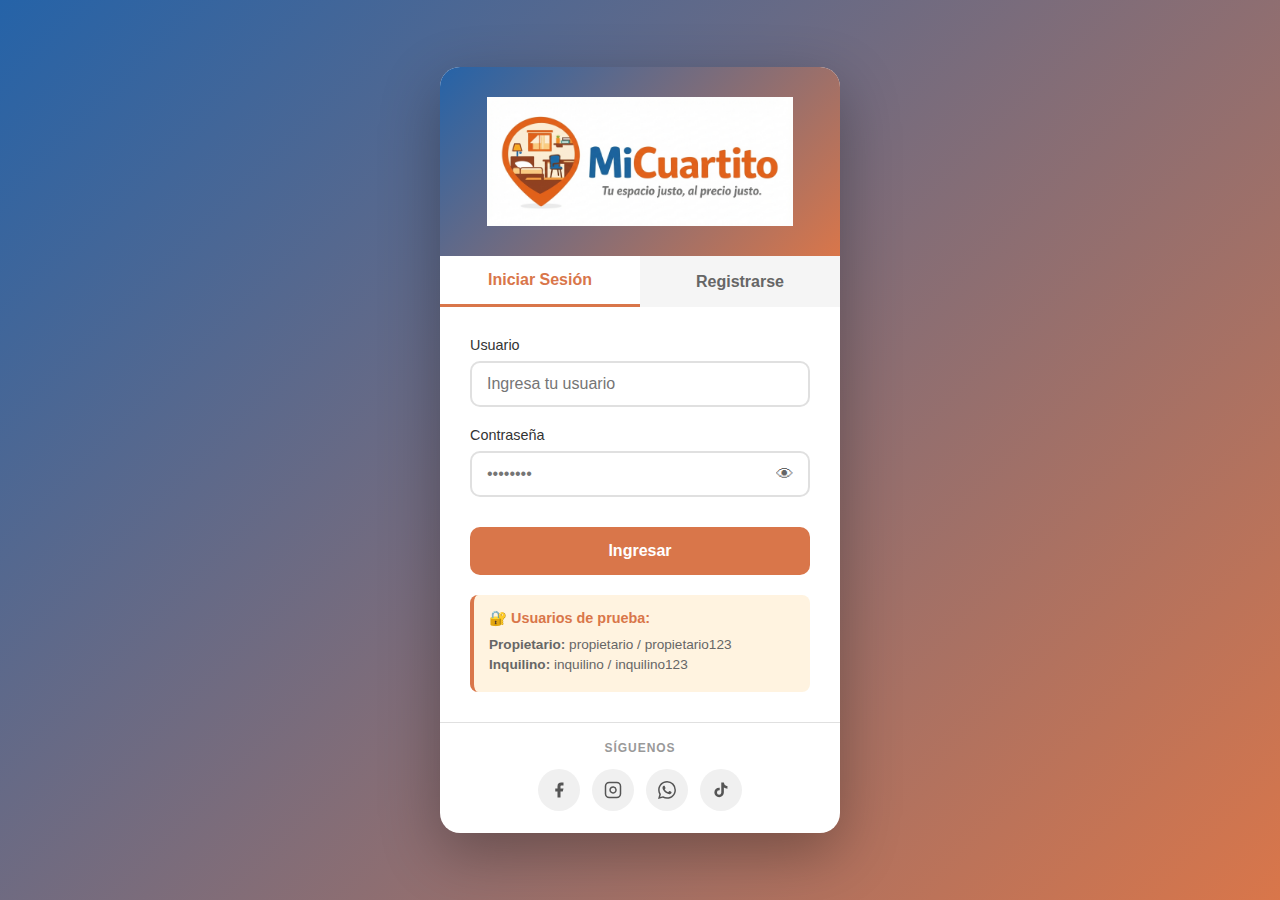
<file: perfil-inquilino.html>
<!DOCTYPE html>
<html lang="es">
<head>
    <meta charset="UTF-8">
    <meta name="viewport" content="width=device-width, initial-scale=1.0">
    <title>Mi Perfil - Micuartito</title>
    <link rel="stylesheet" href="styles.css">
    <link rel="stylesheet" href="perfil-styles.css">
</head>
<body>
    <!-- Header -->
    <div class="header perfil-header">
        <div class="header-top">
            <button class="back-btn" onclick="goBack()">←</button>
            <div class="header-title">
                <h1>Mi Perfil</h1>
                <p>Gestiona tu información</p>
            </div>
            <button class="edit-btn" onclick="toggleEditMode()" id="edit-toggle-btn">
                ✏️
            </button>
        </div>
    </div>

    <!-- Profile Header Card -->
    <div class="profile-header-card">
        <div class="profile-avatar-container">
            <div class="profile-avatar" id="profile-avatar">M</div>
            <button class="change-avatar-btn" onclick="changeAvatar()">📷</button>
        </div>
        <h2 class="profile-name" id="profile-name">María Inquilina</h2>
        <div class="profile-type-badge inquilino">🔍 Inquilino</div>
        <div class="profile-stats">
            <div class="stat-item">
                <div class="stat-value" id="stat-favorites">0</div>
                <div class="stat-label">Favoritos</div>
            </div>
            <div class="stat-item">
                <div class="stat-value" id="stat-rating">⭐ 0.0</div>
                <div class="stat-label">Calificación</div>
            </div>
            <div class="stat-item">
                <div class="stat-value" id="stat-since">2024</div>
                <div class="stat-label">Desde</div>
            </div>
        </div>
    </div>

    <!-- Main Content -->
    <div class="profile-content">
        <!-- Información Personal -->
        <div class="profile-section">
            <div class="section-header">
                <h3>👤 Información Personal</h3>
            </div>
            <div class="info-group">
                <label>Nombre Completo</label>
                <input type="text" id="input-name" class="info-input" value="María Inquilina" disabled>
            </div>
            <div class="info-group">
                <label>Correo Electrónico</label>
                <input type="email" id="input-email" class="info-input" value="maria@ejemplo.com" disabled>
            </div>
            <div class="info-group">
                <label>Teléfono / WhatsApp</label>
                <input type="tel" id="input-phone" class="info-input" value="+591 71234567" disabled>
            </div>
            <div class="info-group">
                <label>Fecha de Nacimiento</label>
                <input type="date" id="input-birthdate" class="info-input" value="1995-06-15" disabled>
            </div>
        </div>

        <!-- Sobre Mí -->
        <div class="profile-section">
            <div class="section-header">
                <h3>📝 Sobre Mí</h3>
            </div>
            <div class="info-group">
                <label>Descripción</label>
                <textarea id="input-bio" class="info-textarea" rows="4" disabled>Estudiante universitaria, responsable y ordenada. Busco un cuarto tranquilo cerca de la universidad.</textarea>
            </div>
            <div class="info-group">
                <label>Ocupación</label>
                <input type="text" id="input-occupation" class="info-input" value="Estudiante" disabled>
            </div>
        </div>

        <!-- Preferencias de Búsqueda -->
        <div class="profile-section">
            <div class="section-header">
                <h3>🎯 Preferencias de Búsqueda</h3>
            </div>
            <div class="info-group">
                <label>Presupuesto Máximo (Bs.)</label>
                <input type="number" id="input-budget" class="info-input" value="800" disabled>
            </div>
            <div class="info-group">
                <label>Zonas Preferidas</label>
                <select id="input-zones" class="info-input" multiple disabled>
                    <option value="norte" selected>Zona Norte</option>
                    <option value="centro">Centro</option>
                    <option value="este">Zona Este</option>
                    <option value="oeste">Zona Oeste</option>
                    <option value="sur">Zona Sur</option>
                </select>
            </div>
            <div class="info-group">
                <label>Servicios Requeridos</label>
                <div class="chips-container">
                    <span class="chip">📶 WiFi</span>
                    <span class="chip">💧 Agua</span>
                    <span class="chip">💡 Luz</span>
                    <span class="chip">🛋️ Amoblado</span>
                </div>
            </div>
        </div>

        <!-- Verificación -->
        <div class="profile-section">
            <div class="section-header">
                <h3>✅ Verificación</h3>
            </div>
            <div class="verification-list">
                <div class="verification-item verified">
                    <span class="verification-icon">✓</span>
                    <span class="verification-text">Correo verificado</span>
                </div>
                <div class="verification-item verified">
                    <span class="verification-icon">✓</span>
                    <span class="verification-text">Teléfono verificado</span>
                </div>
                <div class="verification-item">
                    <span class="verification-icon">○</span>
                    <span class="verification-text">Identidad verificada</span>
                    <button class="verify-btn">Verificar</button>
                </div>
                <div class="verification-item">
                    <span class="verification-icon">○</span>
                    <span class="verification-text">Estudiante verificado</span>
                    <button class="verify-btn">Verificar</button>
                </div>
            </div>
        </div>

        <!-- Calificaciones y Reseñas -->
        <div class="profile-section">
            <div class="section-header">
                <h3>⭐ Calificaciones y Reseñas</h3>
                <span class="reviews-count">(0 reseñas)</span>
            </div>
            <div class="rating-summary">
                <div class="rating-stars">
                    ⭐⭐⭐⭐⭐
                </div>
                <div class="rating-text">Aún no tienes reseñas</div>
                <p class="rating-description">Las reseñas de propietarios aparecerán aquí</p>
            </div>
        </div>

        <!-- Preferencias de Notificaciones -->
        <div class="profile-section">
            <div class="section-header">
                <h3>🔔 Notificaciones</h3>
            </div>
            <div class="toggle-list">
                <div class="toggle-item">
                    <div class="toggle-info">
                        <div class="toggle-title">Nuevos cuartos</div>
                        <div class="toggle-description">Cuartos que coinciden con tus preferencias</div>
                    </div>
                    <label class="toggle-switch">
                        <input type="checkbox" id="notif-new-rooms" checked>
                        <span class="toggle-slider"></span>
                    </label>
                </div>
                <div class="toggle-item">
                    <div class="toggle-info">
                        <div class="toggle-title">Cambios de precio</div>
                        <div class="toggle-description">Cuando baja el precio de tus favoritos</div>
                    </div>
                    <label class="toggle-switch">
                        <input type="checkbox" id="notif-price-drops" checked>
                        <span class="toggle-slider"></span>
                    </label>
                </div>
                <div class="toggle-item">
                    <div class="toggle-info">
                        <div class="toggle-title">Promociones</div>
                        <div class="toggle-description">Ofertas y novedades de Micuartito</div>
                    </div>
                    <label class="toggle-switch">
                        <input type="checkbox" id="notif-promos">
                        <span class="toggle-slider"></span>
                    </label>
                </div>
            </div>
        </div>

        <!-- Cuenta -->
        <div class="profile-section">
            <div class="section-header">
                <h3>🔐 Cuenta y Seguridad</h3>
            </div>
            <div class="action-list">
                <button class="action-item" onclick="changePassword()">
                    <span class="action-icon">🔑</span>
                    <span class="action-text">Cambiar Contraseña</span>
                    <span class="action-arrow">›</span>
                </button>
                <button class="action-item" onclick="privacySettings()">
                    <span class="action-icon">🔒</span>
                    <span class="action-text">Privacidad</span>
                    <span class="action-arrow">›</span>
                </button>
            </div>
        </div>

        <!-- Ayuda -->
        <div class="profile-section">
            <div class="section-header">
                <h3>❓ Ayuda y Soporte</h3>
            </div>
            <div class="action-list">
                <button class="action-item" onclick="showHelp()">
                    <span class="action-icon">📚</span>
                    <span class="action-text">Centro de Ayuda</span>
                    <span class="action-arrow">›</span>
                </button>
                <button class="action-item" onclick="contactSupport()">
                    <span class="action-icon">💬</span>
                    <span class="action-text">Contactar Soporte</span>
                    <span class="action-arrow">›</span>
                </button>
                <button class="action-item" onclick="showTerms()">
                    <span class="action-icon">📄</span>
                    <span class="action-text">Términos y Condiciones</span>
                    <span class="action-arrow">›</span>
                </button>
            </div>
        </div>

        <!-- Cerrar Sesión -->
        <div class="profile-section">
            <button class="btn-logout" onclick="confirmLogout()">
                🚪 Cerrar Sesión
            </button>
        </div>

        <!-- Botón Guardar (solo visible en modo edición) -->
        <div class="save-section" id="save-section" style="display: none;">
            <button class="btn-save" onclick="saveProfile()">
                ✓ Guardar Cambios
            </button>
            <button class="btn-cancel" onclick="cancelEdit()">
                ✕ Cancelar
            </button>
        </div>
    </div>

    <!-- Bottom Navigation para INQUILINO -->
    <div class="bottom-nav">
        <button class="nav-item" onclick="goToHome()">
            <span class="nav-icon">🏠</span>
            <span class="nav-label">Inicio</span>
        </button>
        <button class="nav-item" onclick="goToSearch()">
            <span class="nav-icon">🔍</span>
            <span class="nav-label">Buscar</span>
        </button>
        <button class="nav-item" onclick="goToFavorites()">
            <span class="nav-icon">❤️</span>
            <span class="nav-label">Favoritos</span>
        </button>
        <button class="nav-item active">
            <span class="nav-icon">👤</span>
            <span class="nav-label">Perfil</span>
        </button>
    </div>

    <script src="perfil-inquilino.js"></script>
</body>
</html>
</file>
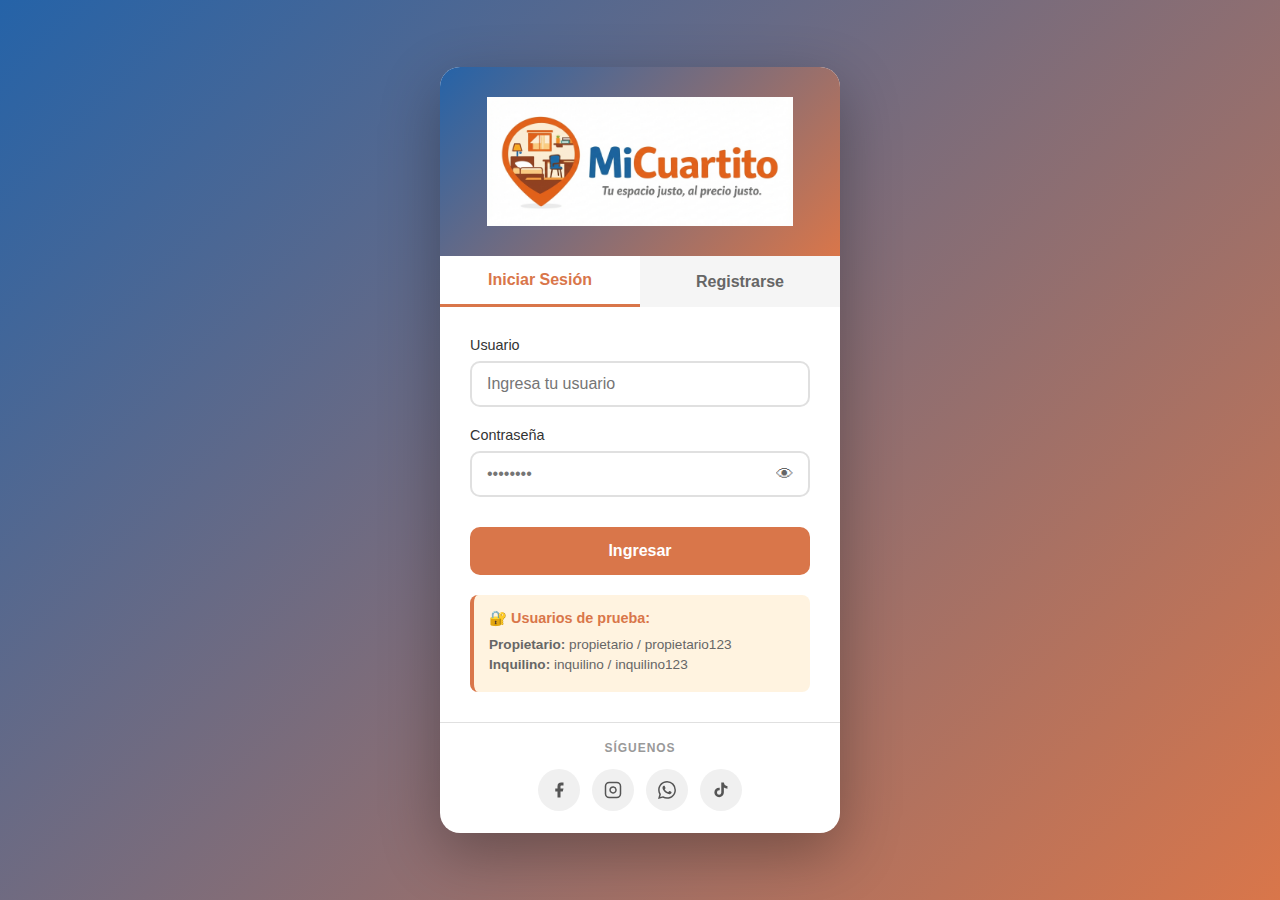
<file: perfil-propietario.html>
<!DOCTYPE html>
<html lang="es">
<head>
    <meta charset="UTF-8">
    <meta name="viewport" content="width=device-width, initial-scale=1.0">
    <title>Mi Perfil - Micuartito</title>
    <link rel="stylesheet" href="styles.css">
    <link rel="stylesheet" href="perfil-styles.css">
</head>
<body>
    <!-- Header -->
    <div class="header perfil-header">
        <div class="header-top">
            <button class="back-btn" onclick="goBack()">←</button>
            <div class="header-title">
                <h1>Mi Perfil</h1>
                <p>Gestiona tu información</p>
            </div>
            <button class="edit-btn" onclick="toggleEditMode()" id="edit-toggle-btn">
                ✏️
            </button>
        </div>
    </div>

    <!-- Profile Header Card -->
    <div class="profile-header-card">
        <div class="profile-avatar-container">
            <div class="profile-avatar" id="profile-avatar">P</div>
            <button class="change-avatar-btn" onclick="changeAvatar()">📷</button>
        </div>
        <h2 class="profile-name" id="profile-name">Carlos Propietario</h2>
        <div class="profile-type-badge propietario">🏠 Propietario</div>
        <div class="profile-stats">
            <div class="stat-item">
                <div class="stat-value" id="stat-rooms">0</div>
                <div class="stat-label">Cuartos</div>
            </div>
            <div class="stat-item">
                <div class="stat-value" id="stat-rating">⭐ 0.0</div>
                <div class="stat-label">Calificación</div>
            </div>
            <div class="stat-item">
                <div class="stat-value" id="stat-since">2024</div>
                <div class="stat-label">Desde</div>
            </div>
        </div>
    </div>

    <!-- Main Content -->
    <div class="profile-content">
        <!-- Información Personal -->
        <div class="profile-section">
            <div class="section-header">
                <h3>👤 Información Personal</h3>
            </div>
            <div class="info-group">
                <label>Nombre Completo</label>
                <input type="text" id="input-name" class="info-input" value="Carlos Propietario" disabled>
            </div>
            <div class="info-group">
                <label>Correo Electrónico</label>
                <input type="email" id="input-email" class="info-input" value="carlos@ejemplo.com" disabled>
            </div>
            <div class="info-group">
                <label>Teléfono / WhatsApp</label>
                <input type="tel" id="input-phone" class="info-input" value="+591 71234567" disabled>
            </div>
            <div class="info-group">
                <label>Fecha de Nacimiento</label>
                <input type="date" id="input-birthdate" class="info-input" value="1990-01-01" disabled>
            </div>
        </div>

        <!-- Sobre Mí -->
        <div class="profile-section">
            <div class="section-header">
                <h3>📝 Sobre Mí</h3>
            </div>
            <div class="info-group">
                <label>Descripción</label>
                <textarea id="input-bio" class="info-textarea" rows="4" disabled>Soy propietario con experiencia en alquiler de cuartos. Busco inquilinos responsables y respetuosos.</textarea>
            </div>
        </div>

        <!-- Verificación -->
        <div class="profile-section">
            <div class="section-header">
                <h3>✅ Verificación</h3>
            </div>
            <div class="verification-list">
                <div class="verification-item verified">
                    <span class="verification-icon">✓</span>
                    <span class="verification-text">Correo verificado</span>
                </div>
                <div class="verification-item verified">
                    <span class="verification-icon">✓</span>
                    <span class="verification-text">Teléfono verificado</span>
                </div>
                <div class="verification-item">
                    <span class="verification-icon">○</span>
                    <span class="verification-text">Identidad verificada</span>
                    <button class="verify-btn">Verificar</button>
                </div>
            </div>
        </div>

        <!-- Calificaciones y Reseñas -->
        <div class="profile-section">
            <div class="section-header">
                <h3>⭐ Calificaciones y Reseñas</h3>
                <span class="reviews-count">(0 reseñas)</span>
            </div>
            <div class="rating-summary">
                <div class="rating-stars">
                    ⭐⭐⭐⭐⭐
                </div>
                <div class="rating-text">Aún no tienes reseñas</div>
                <p class="rating-description">Las reseñas de tus inquilinos aparecerán aquí</p>
            </div>
        </div>

        <!-- Preferencias de Notificaciones -->
        <div class="profile-section">
            <div class="section-header">
                <h3>🔔 Notificaciones</h3>
            </div>
            <div class="toggle-list">
                <div class="toggle-item">
                    <div class="toggle-info">
                        <div class="toggle-title">Nuevos interesados</div>
                        <div class="toggle-description">Recibir notificación cuando alguien contacte</div>
                    </div>
                    <label class="toggle-switch">
                        <input type="checkbox" id="notif-contacts" checked>
                        <span class="toggle-slider"></span>
                    </label>
                </div>
                <div class="toggle-item">
                    <div class="toggle-info">
                        <div class="toggle-title">Mensajes</div>
                        <div class="toggle-description">Notificaciones de mensajes nuevos</div>
                    </div>
                    <label class="toggle-switch">
                        <input type="checkbox" id="notif-messages" checked>
                        <span class="toggle-slider"></span>
                    </label>
                </div>
                <div class="toggle-item">
                    <div class="toggle-info">
                        <div class="toggle-title">Promociones</div>
                        <div class="toggle-description">Ofertas y novedades de Micuartito</div>
                    </div>
                    <label class="toggle-switch">
                        <input type="checkbox" id="notif-promos">
                        <span class="toggle-slider"></span>
                    </label>
                </div>
            </div>
        </div>

        <!-- Cuenta -->
        <div class="profile-section">
            <div class="section-header">
                <h3>🔐 Cuenta y Seguridad</h3>
            </div>
            <div class="action-list">
                <button class="action-item" onclick="changePassword()">
                    <span class="action-icon">🔑</span>
                    <span class="action-text">Cambiar Contraseña</span>
                    <span class="action-arrow">›</span>
                </button>
                <button class="action-item" onclick="privacySettings()">
                    <span class="action-icon">🔒</span>
                    <span class="action-text">Privacidad</span>
                    <span class="action-arrow">›</span>
                </button>
            </div>
        </div>

        <!-- Ayuda -->
        <div class="profile-section">
            <div class="section-header">
                <h3>❓ Ayuda y Soporte</h3>
            </div>
            <div class="action-list">
                <button class="action-item" onclick="showHelp()">
                    <span class="action-icon">📚</span>
                    <span class="action-text">Centro de Ayuda</span>
                    <span class="action-arrow">›</span>
                </button>
                <button class="action-item" onclick="contactSupport()">
                    <span class="action-icon">💬</span>
                    <span class="action-text">Contactar Soporte</span>
                    <span class="action-arrow">›</span>
                </button>
                <button class="action-item" onclick="showTerms()">
                    <span class="action-icon">📄</span>
                    <span class="action-text">Términos y Condiciones</span>
                    <span class="action-arrow">›</span>
                </button>
            </div>
        </div>

        <!-- Cerrar Sesión -->
        <div class="profile-section">
            <button class="btn-logout" onclick="confirmLogout()">
                🚪 Cerrar Sesión
            </button>
        </div>

        <!-- Botón Guardar (solo visible en modo edición) -->
        <div class="save-section" id="save-section" style="display: none;">
            <button class="btn-save" onclick="saveProfile()">
                ✓ Guardar Cambios
            </button>
            <button class="btn-cancel" onclick="cancelEdit()">
                ✕ Cancelar
            </button>
        </div>
    </div>

    <!-- Bottom Navigation para PROPIETARIO -->
    <div class="bottom-nav">
        <button class="nav-item" onclick="goToHome()">
            <span class="nav-icon">🏠</span>
            <span class="nav-label">Inicio</span>
        </button>
        <button class="nav-item" onclick="goToPublish()">
            <span class="nav-icon">➕</span>
            <span class="nav-label">Publicar</span>
        </button>
        <button class="nav-item" onclick="goToMyRooms()">
            <span class="nav-icon">🏘️</span>
            <span class="nav-label">Mis Cuartos</span>
        </button>
        <button class="nav-item active">
            <span class="nav-icon">👤</span>
            <span class="nav-label">Perfil</span>
        </button>
    </div>

    <script src="perfil-propietario.js"></script>
</body>
</html>
</file>
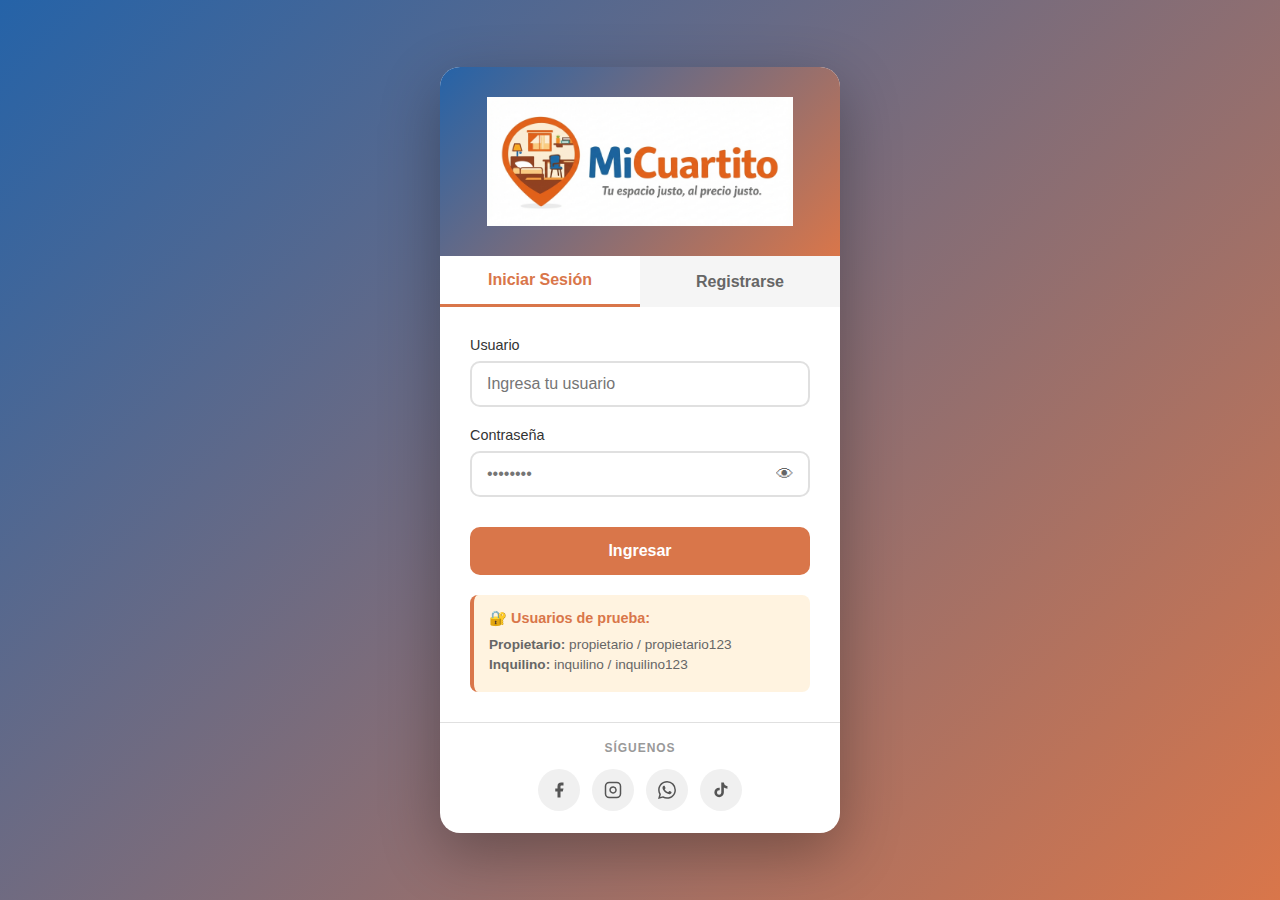
<file: publicar.html>
<!DOCTYPE html>
<html lang="es">
<head>
    <meta charset="UTF-8">
    <meta name="viewport" content="width=device-width, initial-scale=1.0">
    <title>Publicar Cuarto - Micuartito</title>
    <link rel="stylesheet" href="styles.css">
</head>
<body>
    <!-- Header -->
    <div class="header publish-header">
        <button class="back-btn" onclick="goBack()">←</button>
        <div class="header-title">
            <h1>Publicar Cuarto</h1>
            <p>Completa la información</p>
        </div>
    </div>

    <!-- Form -->
    <div class="form-container">
        <form id="publish-form">
            <!-- Fotografías -->
            <div class="section">
                <div class="section-title">
                    <span class="section-icon">📷</span>
                    Fotografías del Cuarto
                </div>
                <div class="photo-upload-area" onclick="document.getElementById('photo-input').click()">
                    <div class="photo-upload-icon">📸</div>
                    <div class="photo-upload-text">
                        <strong>Toca para agregar fotos</strong><br>
                        <small>Máximo 6 fotos</small>
                    </div>
                </div>
                <input type="file" id="photo-input" accept="image/*" multiple style="display: none;" onchange="handlePhotos(event)">
                
                <div class="photo-grid" id="photo-grid">
                    <!-- Las fotos se mostrarán aquí -->
                </div>
            </div>

            <!-- Tipo de Habitación -->
            <div class="section">
                <div class="section-title">
                    <span class="section-icon">🚪</span>
                    Tipo de Habitación
                </div>
                <div class="options-group">
                    <label class="option-btn selected" onclick="selectOption(this, 'tipo')">
                        <input type="radio" name="tipo" value="privada" checked>
                        Privada
                    </label>
                    <label class="option-btn" onclick="selectOption(this, 'tipo')">
                        <input type="radio" name="tipo" value="compartida">
                        Compartida
                    </label>
                </div>
            </div>

            <!-- Capacidad -->
            <div class="section">
                <div class="section-title">
                    <span class="section-icon">👥</span>
                    Capacidad
                </div>
                <div class="input-group">
                    <label for="capacidad">Número de personas</label>
                    <select id="capacidad" required>
                        <option value="">Selecciona</option>
                        <option value="1">1 persona</option>
                        <option value="2">2 personas</option>
                        <option value="3">3 personas</option>
                        <option value="4">4 personas</option>
                        <option value="5+">5 o más personas</option>
                    </select>
                </div>
            </div>

            <!-- Ubicación -->
            <div class="section">
                <div class="section-title">
                    <span class="section-icon">📍</span>
                    Ubicación
                </div>
                <div class="input-group">
                    <label for="zona">Zona</label>
                    <select id="zona" required>
                        <option value="">Selecciona una zona</option>
                        <option value="norte">Zona Norte</option>
                        <option value="sur">Zona Sur</option>
                        <option value="este">Zona Este</option>
                        <option value="oeste">Zona Oeste</option>
                        <option value="centro">Centro</option>
                    </select>
                </div>
                <div class="input-group" style="margin-top: 12px;">
                    <label for="barrio">Barrio / Referencia</label>
                    <input type="text" id="barrio" placeholder="Ej: 3er Anillo, Av. Alemana, Equipetrol...">
                </div>
            </div>

            <!-- Servicios -->
            <div class="section">
                <div class="section-title">
                    <span class="section-icon">✨</span>
                    Servicios Incluidos
                </div>
                <div class="services-grid">
                    <label class="service-item" onclick="toggleService(this)">
                        <input type="checkbox" name="servicios" value="wifi">
                        <span class="service-label">📶 WiFi</span>
                    </label>
                    <label class="service-item" onclick="toggleService(this)">
                        <input type="checkbox" name="servicios" value="agua">
                        <span class="service-label">💧 Agua</span>
                    </label>
                    <label class="service-item" onclick="toggleService(this)">
                        <input type="checkbox" name="servicios" value="luz">
                        <span class="service-label">💡 Luz</span>
                    </label>
                    <label class="service-item" onclick="toggleService(this)">
                        <input type="checkbox" name="servicios" value="gas">
                        <span class="service-label">🔥 Gas</span>
                    </label>
                    <label class="service-item" onclick="toggleService(this)">
                        <input type="checkbox" name="servicios" value="muebles">
                        <span class="service-label">🛋️ Amoblado</span>
                    </label>
                    <label class="service-item" onclick="toggleService(this)">
                        <input type="checkbox" name="servicios" value="cocina">
                        <span class="service-label">🍳 Cocina</span>
                    </label>
                    <label class="service-item" onclick="toggleService(this)">
                        <input type="checkbox" name="servicios" value="lavanderia">
                        <span class="service-label">🧺 Lavandería</span>
                    </label>
                    <label class="service-item" onclick="toggleService(this)">
                        <input type="checkbox" name="servicios" value="parking">
                        <span class="service-label">🚗 Parking</span>
                    </label>
                </div>
            </div>

            <!-- Cerca de -->
            <div class="section">
                <div class="section-title">
                    <span class="section-icon">📍</span>
                    Cerca de..
                </div>
                <div class="services-grid">
                    <label class="service-item" onclick="toggleService(this)">
                        <input type="checkbox" name="cercaDe" value="universidad">
                        <span class="service-label">🏫 Universidad</span>
                    </label>
                    <label class="service-item" onclick="toggleService(this)">
                        <input type="checkbox" name="cercaDe" value="transporte">
                        <span class="service-label">🚌 Transporte público</span>
                    </label>
                    <label class="service-item" onclick="toggleService(this)">
                        <input type="checkbox" name="cercaDe" value="mercados">
                        <span class="service-label">🛒 Mercados/tiendas</span>
                    </label>
                    <label class="service-item" onclick="toggleService(this)">
                        <input type="checkbox" name="cercaDe" value="hospital">
                        <span class="service-label">⚕️ Hospital/centros de salud</span>
                    </label>
                    <label class="service-item" onclick="toggleService(this)">
                        <input type="checkbox" name="cercaDe" value="farmacias">
                        <span class="service-label">💊 Farmacias</span>
                    </label>
                </div>
            </div>

            <!-- Precio -->
            <div class="section">
                <div class="section-title">
                    <span class="section-icon">💰</span>
                    Precio
                </div>
                <div class="input-group">
                    <label for="precio">Precio mensual</label>
                    <div class="price-input-wrapper">
                        <span class="currency-symbol">Bs.</span>
                        <input type="number" id="precio" placeholder="500" required min="0">
                    </div>
                </div>
            </div>

            <!-- Reglas de la Casa -->
            <div class="section">
                <div class="section-title">
                    <span class="section-icon">📋</span>
                    Reglas de la Casa
                </div>
                <div class="input-group">
                    <label for="reglas">Describe las reglas</label>
                    <textarea id="reglas" placeholder="Ej: No fumar, no mascotas, horario de visitas hasta las 10pm, etc."></textarea>
                </div>
            </div>

            <!-- Disponibilidad -->
            <div class="section">
                <div class="section-title">
                    <span class="section-icon">📅</span>
                    Disponibilidad
                </div>
                <div class="options-group">
                    <label class="option-btn selected" onclick="selectOption(this, 'disponibilidad')">
                        <input type="radio" name="disponibilidad" value="inmediata" checked>
                        Inmediata
                    </label>
                    <label class="option-btn" onclick="selectOption(this, 'disponibilidad')">
                        <input type="radio" name="disponibilidad" value="fecha">
                        Desde fecha
                    </label>
                </div>
                <div class="input-group" id="fecha-disponibilidad" style="display: none; margin-top: 15px;">
                    <label for="fecha">Disponible desde</label>
                    <input type="date" id="fecha">
                </div>
            </div>
        </form>
    </div>

    <!-- Submit Button -->
    <div class="submit-section">
        <button class="btn-submit" onclick="publicarCuarto()">
            Publicar Cuarto
        </button>
    </div>

    <!-- Bottom Navigation para PROPIETARIO -->
    <div class="bottom-nav">
        <button class="nav-item" onclick="goToHome()">
            <span class="nav-icon">🏠</span>
            <span class="nav-label">Inicio</span>
        </button>
        <button class="nav-item active">
            <span class="nav-icon">➕</span>
            <span class="nav-label">Publicar</span>
        </button>
        <button class="nav-item" onclick="goToMyRooms()">
            <span class="nav-icon">🏘️</span>
            <span class="nav-label">Mis Cuartos</span>
        </button>
        <button class="nav-item" onclick="goToProfile()">
            <span class="nav-icon">👤</span>
            <span class="nav-label">Perfil</span>
        </button>
    </div>

    <script src="publicar.js"></script>
</body>
</html>
</file>
<file: styles.css>
/* ============================================
   ESTILOS GENERALES
   ============================================ */
* {
    margin: 0;
    padding: 0;
    box-sizing: border-box;
}

body {
    font-family: 'Segoe UI', Tahoma, Geneva, Verdana, sans-serif;
    background: linear-gradient(135deg, #2563a8 0%, #d9764a 100%);
    min-height: 100vh;
    max-width: 480px;
    margin: 0 auto;
    position: relative;
}

/* ============================================
   PANTALLA DE LOGIN
   ============================================ */
#login-screen {
    display: flex;
    justify-content: center;
    align-items: center;
    min-height: 100vh;
    padding: 20px;
}

.login-container {
    background: white;
    border-radius: 20px;
    box-shadow: 0 20px 60px rgba(0, 0, 0, 0.3);
    width: 100%;
    max-width: 400px;
    overflow: hidden;
}

.login-header {
    background: linear-gradient(135deg, #2563a8 0%, #d9764a 100%);
    padding: 30px 20px;
    text-align: center;
    color: white;
}

.logo {
    max-width: 100%;
    width: 85%;
    height: auto;
    display: block;
    margin: 0 auto;
}

.logo-text {
    font-size: 1.8em;
    font-weight: bold;
    margin-bottom: 5px;
}

.logo-subtitle {
    font-size: 0.9em;
    opacity: 0.9;
}

.tabs {
    display: flex;
    background: #f5f5f5;
}

.tab {
    flex: 1;
    padding: 15px;
    text-align: center;
    cursor: pointer;
    border: none;
    background: transparent;
    font-size: 1em;
    font-weight: 600;
    color: #666;
    transition: all 0.3s;
}

.tab.active {
    background: white;
    color: #d9764a;
    border-bottom: 3px solid #d9764a;
}

.form-container {
    padding: 30px;
}

.form-section {
    display: none;
}

.form-section.active {
    display: block;
    animation: fadeIn 0.3s;
}

@keyframes fadeIn {
    from { 
        opacity: 0; 
        transform: translateY(10px); 
    }
    to { 
        opacity: 1; 
        transform: translateY(0); 
    }
}

.input-group {
    margin-bottom: 20px;
}

label {
    display: block;
    margin-bottom: 8px;
    color: #333;
    font-weight: 500;
    font-size: 0.9em;
}

input, select {
    width: 100%;
    padding: 12px 15px;
    border: 2px solid #e0e0e0;
    border-radius: 10px;
    font-size: 1em;
    transition: border-color 0.3s;
}

input:focus, select:focus {
    outline: none;
    border-color: #d9764a;
}

.btn {
    width: 100%;
    padding: 15px;
    border: none;
    border-radius: 10px;
    font-size: 1em;
    font-weight: 600;
    cursor: pointer;
    transition: all 0.3s;
    margin-top: 10px;
}

.btn-primary {
    background: #d9764a;
    color: white;
}

.btn-primary:hover {
    transform: translateY(-2px);
    box-shadow: 0 5px 20px rgba(217, 118, 74, 0.4);
}

.demo-info {
    background: #fff3e0;
    border-left: 4px solid #d9764a;
    padding: 15px;
    margin-top: 20px;
    border-radius: 8px;
}

.demo-info h4 {
    color: #d9764a;
    margin-bottom: 10px;
    font-size: 0.9em;
}

.demo-info p {
    font-size: 0.85em;
    color: #666;
    margin-bottom: 5px;
}

/* Mensajes de registro */
.register-msg {
    margin-top: 15px;
    padding: 12px 15px;
    border-radius: 10px;
    font-size: 0.9em;
    font-weight: 500;
    text-align: center;
    animation: fadeIn 0.3s ease;
}

.register-msg.success {
    background: #e8f5e9;
    color: #2e7d32;
    border: 1.5px solid #a5d6a7;
}

.register-msg.error {
    background: #fdecea;
    color: #c62828;
    border: 1.5px solid #ef9a9a;
}

/* Botón descargar usuarios */
.btn-download {
    background: #2563a8;
    color: white;
    border: none;
    padding: 10px 18px;
    border-radius: 10px;
    cursor: pointer;
    font-size: 0.85em;
    font-weight: 600;
    display: flex;
    align-items: center;
    gap: 8px;
    transition: all 0.3s;
    margin-top: 15px;
    width: 100%;
    justify-content: center;
}

.btn-download:hover {
    background: #1e4f8a;
    transform: translateY(-1px);
    box-shadow: 0 4px 12px rgba(37, 99, 168, 0.35);
}

/* Password toggle */
.password-wrapper {
    position: relative;
    display: flex;
    align-items: center;
}

.password-wrapper input {
    padding-right: 45px;
}

.toggle-password {
    position: absolute;
    right: 12px;
    background: none;
    border: none;
    cursor: pointer;
    font-size: 1.1em;
    padding: 4px;
    line-height: 1;
    opacity: 0.6;
    transition: opacity 0.2s;
    width: auto;
    margin-top: 0;
}

.toggle-password:hover {
    opacity: 1;
}

.toggle-password.visible {
    opacity: 1;
    filter: drop-shadow(0 0 3px #d9764a);
}

/* Redes Sociales dentro del login */
.login-social {
    border-top: 1px solid #e0e0e0;
    padding: 18px 30px 22px;
    text-align: center;
}

.login-social-label {
    font-size: 0.75em;
    color: #999;
    font-weight: 600;
    text-transform: uppercase;
    letter-spacing: 0.08em;
    margin-bottom: 14px;
}

.login-social-icons {
    display: flex;
    gap: 12px;
    justify-content: center;
}

.login-social-link {
    display: flex;
    align-items: center;
    justify-content: center;
    width: 42px;
    height: 42px;
    border-radius: 50%;
    background: #f0f0f0;
    color: #555;
    text-decoration: none;
    transition: background 0.25s, color 0.25s, transform 0.25s;
}

.login-social-link svg {
    width: 18px;
    height: 18px;
}

.login-social-link:hover {
    background: linear-gradient(135deg, #2563a8 0%, #d9764a 100%);
    color: #fff;
    transform: translateY(-3px);
    box-shadow: 0 6px 16px rgba(217, 118, 74, 0.35);
}

/* ============================================
   PANTALLA DE DASHBOARD
   ============================================ */
#dashboard-screen {
    display: none;
    background: #f5f5f5;
    min-height: 100vh;
    padding-bottom: 80px;
}

#dashboard-screen.active {
    display: block;
}

.header {
    background: linear-gradient(135deg, #2563a8 0%, #d9764a 100%);
    padding: 40px 30px;
    color: white;
    display: flex;
    align-items: center;
    justify-content: space-between;
}

.user-info {
    display: flex;
    align-items: center;
    gap: 15px;
    margin-bottom: 15px;
    flex: 1;
}

.logout-btn {
    background: rgba(255, 255, 255, 0.2);
    border: 2px solid rgba(255, 255, 255, 0.3);
    color: white;
    padding: 8px 15px;
    border-radius: 20px;
    cursor: pointer;
    font-size: 0.9em;
    font-weight: 600;
    transition: all 0.3s;
    display: flex;
    align-items: center;
    gap: 8px;
}

.logout-btn:hover {
    background: rgba(255, 255, 255, 0.3);
    border-color: rgba(255, 255, 255, 0.5);
}

.logout-btn:active {
    transform: scale(0.95);
}

.logout-icon {
    font-size: 1.2em;
}

.logout-text {
    font-size: 0.9em;
}

.user-avatar {
    width: 50px;
    height: 50px;
    border-radius: 50%;
    background: white;
    color: #2563a8;
    display: flex;
    align-items: center;
    justify-content: center;
    font-size: 1.5em;
    font-weight: bold;
}

.user-details h2 {
    font-size: 1.1em;
    margin-bottom: 3px;
}

.user-type-badge {
    background: rgba(255, 255, 255, 0.2);
    padding: 4px 12px;
    border-radius: 15px;
    font-size: 0.75em;
    display: inline-block;
}

.main-content {
    padding: 20px;
}

.section-title {
    font-size: 1.1em;
    color: #333;
    margin-bottom: 15px;
    font-weight: 600;
}

.dashboard-grid {
    display: grid;
    gap: 15px;
    margin-bottom: 20px;
}

.dashboard-card {
    background: white;
    border-radius: 15px;
    padding: 20px;
    box-shadow: 0 2px 10px rgba(0, 0, 0, 0.08);
    cursor: pointer;
    transition: all 0.3s;
    border: 2px solid transparent;
}

.dashboard-card:active {
    transform: scale(0.98);
}

.dashboard-card.primary {
    background: linear-gradient(135deg, #2563a8 0%, #d9764a 100%);
    color: white;
}

.card-content {
    display: flex;
    align-items: center;
    gap: 15px;
}

.card-icon {
    font-size: 2.5em;
    width: 60px;
    text-align: center;
}

.card-info {
    flex: 1;
}

.card-title {
    font-size: 1.1em;
    font-weight: 600;
    margin-bottom: 5px;
    color: #333;
}

.dashboard-card.primary .card-title {
    color: white;
}

.card-description {
    font-size: 0.85em;
    color: #666;
    line-height: 1.4;
}

.dashboard-card.primary .card-description {
    color: rgba(255, 255, 255, 0.9);
}

.badge {
    background: #d9764a;
    color: white;
    padding: 3px 10px;
    border-radius: 12px;
    font-size: 0.75em;
    font-weight: 600;
    display: inline-block;
    margin-top: 5px;
}

.dashboard-card.primary .badge {
    background: rgba(255, 255, 255, 0.3);
}

.bottom-nav {
    position: fixed;
    bottom: 0;
    left: 50%;
    transform: translateX(-50%);
    width: 100%;
    max-width: 480px;
    background: white;
    box-shadow: 0 -2px 10px rgba(0, 0, 0, 0.1);
    display: flex;
    justify-content: space-around;
    padding: 10px 0;
    z-index: 1000;
}

.nav-item {
    flex: 1;
    text-align: center;
    padding: 8px;
    cursor: pointer;
    transition: all 0.3s;
    border: none;
    background: transparent;
}

.nav-item:active {
    transform: scale(0.95);
}

.nav-icon {
    font-size: 1.5em;
    display: block;
    margin-bottom: 3px;
}

.nav-label {
    font-size: 0.7em;
    color: #666;
    font-weight: 500;
}

.nav-item.active .nav-icon {
    filter: drop-shadow(0 0 8px #d9764a);
}

.nav-item.active .nav-label {
    color: #d9764a;
    font-weight: 600;
}

.propietario-section, .inquilino-section {
    display: none;
}

.propietario-section.active, .inquilino-section.active {
    display: block;
}

/* ============================================
   PANTALLA PUBLICAR CUARTO
   ============================================ */
body.publish-page {
    background: #f5f5f5;
    padding-bottom: 160px;
}

.publish-header {
    padding: 15px 20px;
    display: flex;
    align-items: center;
    gap: 15px;
    position: sticky;
    top: 0;
    z-index: 100;
}

.back-btn {
    background: rgba(255, 255, 255, 0.2);
    border: none;
    color: white;
    width: 40px;
    height: 40px;
    border-radius: 50%;
    cursor: pointer;
    font-size: 1.5em;
    display: flex;
    align-items: center;
    justify-content: center;
    transition: all 0.3s;
}

.back-btn:active {
    transform: scale(0.95);
    background: rgba(255, 255, 255, 0.3);
}

.header-title {
    flex: 1;
}

.header-title h1 {
    font-size: 1.3em;
    margin-bottom: 3px;
}

.header-title p {
    font-size: 0.85em;
    opacity: 0.9;
}

.section {
    background: white;
    border-radius: 15px;
    padding: 20px;
    margin-bottom: 15px;
    box-shadow: 0 2px 10px rgba(0, 0, 0, 0.05);
}

.section-icon {
    font-size: 1.3em;
}

/* Photo Upload */
.photo-upload-area {
    border: 2px dashed #d9764a;
    border-radius: 12px;
    padding: 30px 20px;
    text-align: center;
    cursor: pointer;
    transition: all 0.3s;
    background: #fff9f5;
}

.photo-upload-area:hover {
    background: #fff3e0;
    border-color: #2563a8;
}

.photo-upload-icon {
    font-size: 3em;
    margin-bottom: 10px;
}

.photo-upload-text {
    color: #666;
    font-size: 0.9em;
}

.photo-grid {
    display: grid;
    grid-template-columns: repeat(3, 1fr);
    gap: 10px;
    margin-top: 15px;
}

.photo-item {
    aspect-ratio: 1;
    background: #e0e0e0;
    border-radius: 10px;
    position: relative;
    overflow: hidden;
}

.photo-item img {
    width: 100%;
    height: 100%;
    object-fit: cover;
}

.remove-photo {
    position: absolute;
    top: 5px;
    right: 5px;
    background: rgba(217, 118, 74, 0.9);
    color: white;
    border: none;
    width: 25px;
    height: 25px;
    border-radius: 50%;
    cursor: pointer;
    font-size: 1em;
}

textarea {
    width: 100%;
    padding: 12px 15px;
    border: 2px solid #e0e0e0;
    border-radius: 10px;
    font-size: 1em;
    transition: border-color 0.3s;
    font-family: inherit;
    resize: vertical;
    min-height: 100px;
}

textarea:focus {
    outline: none;
    border-color: #d9764a;
}

/* Radio/Checkbox Options */
.options-group {
    display: flex;
    gap: 10px;
}

.option-btn {
    flex: 1;
    padding: 12px;
    border: 2px solid #e0e0e0;
    border-radius: 10px;
    background: white;
    cursor: pointer;
    transition: all 0.3s;
    text-align: center;
    font-weight: 500;
}

.option-btn:hover {
    border-color: #d9764a;
}

.option-btn.selected {
    background: linear-gradient(135deg, #2563a8 0%, #d9764a 100%);
    color: white;
    border-color: transparent;
}

.option-btn input {
    display: none;
}

/* Services Checklist */
.services-grid {
    display: grid;
    grid-template-columns: repeat(2, 1fr);
    gap: 10px;
}

.service-item {
    display: flex;
    align-items: center;
    gap: 10px;
    padding: 10px;
    border: 2px solid #e0e0e0;
    border-radius: 10px;
    cursor: pointer;
    transition: all 0.3s;
}

.service-item:hover {
    border-color: #d9764a;
}

.service-item.selected {
    background: #fff3e0;
    border-color: #d9764a;
}

.service-item input[type="checkbox"] {
    width: 20px;
    height: 20px;
    cursor: pointer;
    accent-color: #d9764a;
}

.service-label {
    font-size: 0.9em;
    cursor: pointer;
}

/* Submit Button */
.submit-section {
    position: fixed;
    bottom: 70px;
    left: 50%;
    transform: translateX(-50%);
    width: 100%;
    max-width: 480px;
    background: white;
    padding: 15px 20px;
    box-shadow: 0 -2px 10px rgba(0, 0, 0, 0.1);
    z-index: 99;
}

.btn-submit {
    width: 100%;
    padding: 15px;
    background: linear-gradient(135deg, #2563a8 0%, #d9764a 100%);
    color: white;
    border: none;
    border-radius: 12px;
    font-size: 1.1em;
    font-weight: 600;
    cursor: pointer;
    transition: all 0.3s;
}

.btn-submit:active {
    transform: scale(0.98);
}

.price-input-wrapper {
    position: relative;
}

.currency-symbol {
    position: absolute;
    left: 15px;
    top: 50%;
    transform: translateY(-50%);
    color: #666;
    font-weight: 600;
}

.price-input-wrapper input {
    padding-left: 40px;
}

/* ============================================
   FOOTER - REDES SOCIALES
   ============================================ */
.social-footer {
    background: #f5f5f5;
    padding: 16px 20px;
    display: flex;
    align-items: center;
    justify-content: center;
    gap: 16px;
    border-top: 1px solid #e0e0e0;
}

.social-label {
    color: rgba(255, 255, 255, 0.5);
    font-size: 12px;
    font-weight: 500;
    letter-spacing: 0.05em;
    text-transform: uppercase;
    margin: 0;
}

.social-icons {
    display: flex;
    gap: 8px;
}

.social-link {
    display: flex;
    align-items: center;
    justify-content: center;
    width: 38px;
    height: 38px;
    border-radius: 50%;
    background: rgba(255, 255, 255, 0.08);
    color: rgba(255, 255, 255, 0.7);
    text-decoration: none;
    transition: background 0.2s, color 0.2s, transform 0.2s;
}

.social-link svg {
    width: 18px;
    height: 18px;
}

.social-link:hover {
    background: #d9764a;
    color: #fff;
    transform: translateY(-2px);
}
</file>
<file: admin-styles.css>
/* ============================================
   ADMIN PAGE STYLES
   ============================================ */

body.admin-page {
    background: #f0f4f8;
    min-height: 100vh;
    max-width: 700px;
    margin: 0 auto;
    padding-bottom: 40px;
}

/* ── HEADER ── */
.admin-header {
    background: linear-gradient(135deg, #2563a8 0%, #d9764a 100%);
    padding: 20px 20px 20px;
    display: flex;
    align-items: center;
    gap: 15px;
    position: sticky;
    top: 0;
    z-index: 100;
    color: white;
}

.admin-header .header-title h1 {
    font-size: 1.15em;
    font-weight: 700;
    margin: 0 0 2px;
}

.admin-header .header-title p {
    font-size: 0.8em;
    opacity: 0.85;
    margin: 0;
}

.btn-icon {
    background: rgba(255, 255, 255, 0.2);
    border: 1.5px solid rgba(255, 255, 255, 0.35);
    color: white;
    width: 40px;
    height: 40px;
    border-radius: 50%;
    cursor: pointer;
    font-size: 1.1em;
    display: flex;
    align-items: center;
    justify-content: center;
    transition: all 0.25s;
    flex-shrink: 0;
}

.btn-icon:hover {
    background: rgba(255, 255, 255, 0.35);
}

/* ── TOOLBAR ── */
.admin-toolbar {
    display: flex;
    gap: 10px;
    padding: 16px 16px 0;
}

.search-wrapper {
    flex: 1;
    position: relative;
    display: flex;
    align-items: center;
}

.search-icon {
    position: absolute;
    left: 12px;
    font-size: 0.95em;
    pointer-events: none;
}

.admin-toolbar input[type="text"] {
    width: 100%;
    padding: 11px 14px 11px 36px;
    border: 2px solid #e0e0e0;
    border-radius: 12px;
    font-size: 0.9em;
    background: white;
    transition: border-color 0.25s;
}

.admin-toolbar input[type="text"]:focus {
    outline: none;
    border-color: #2563a8;
}

.admin-toolbar select {
    padding: 11px 14px;
    border: 2px solid #e0e0e0;
    border-radius: 12px;
    font-size: 0.9em;
    background: white;
    cursor: pointer;
    color: #333;
    transition: border-color 0.25s;
    min-width: 120px;
}

.admin-toolbar select:focus {
    outline: none;
    border-color: #2563a8;
}

/* ── CONTENT ── */
.admin-content {
    padding: 16px;
}

/* ── EMPTY STATE ── */
.empty-state {
    text-align: center;
    padding: 60px 20px;
    color: #888;
}

.empty-icon {
    font-size: 4em;
    margin-bottom: 12px;
}

.empty-state h3 {
    font-size: 1.1em;
    color: #555;
    margin-bottom: 6px;
}

.empty-state p {
    font-size: 0.9em;
}

/* ── TABLE ── */
.table-wrapper {
    background: white;
    border-radius: 16px;
    box-shadow: 0 4px 20px rgba(0, 0, 0, 0.07);
    overflow: hidden;
    overflow-x: auto;
}

.users-table {
    width: 100%;
    border-collapse: collapse;
    min-width: 540px;
}

.users-table thead tr {
    background: linear-gradient(135deg, #2563a8 0%, #d9764a 100%);
    color: white;
}

.users-table th {
    padding: 13px 14px;
    text-align: left;
    font-size: 0.8em;
    font-weight: 700;
    text-transform: uppercase;
    letter-spacing: 0.05em;
    white-space: nowrap;
}

.users-table td {
    padding: 13px 14px;
    font-size: 0.88em;
    color: #333;
    border-bottom: 1px solid #f0f0f0;
    vertical-align: middle;
}

.users-table tbody tr:last-child td {
    border-bottom: none;
}

.users-table tbody tr:hover {
    background: #fafbff;
}

/* index number */
.td-index {
    color: #aaa;
    font-weight: 600;
    font-size: 0.82em;
    width: 32px;
}

/* nombre / username */
.td-name {
    font-weight: 600;
    color: #2563a8;
}

.td-username {
    font-family: monospace;
    font-size: 0.83em;
    color: #555;
}

/* password cell */
.pwd-wrapper {
    display: flex;
    align-items: center;
    gap: 6px;
}

.pwd-text {
    font-family: monospace;
    font-size: 0.85em;
    letter-spacing: 0.05em;
    color: #444;
}

.btn-eye {
    background: none;
    border: none;
    cursor: pointer;
    font-size: 1em;
    padding: 2px 4px;
    opacity: 0.5;
    transition: opacity 0.2s;
    line-height: 1;
    width: auto;
    margin: 0;
}

.btn-eye:hover {
    opacity: 1;
}

/* role badge */
.role-badge {
    display: inline-flex;
    align-items: center;
    gap: 4px;
    padding: 4px 10px;
    border-radius: 20px;
    font-size: 0.78em;
    font-weight: 600;
    white-space: nowrap;
}

.role-badge.inquilino {
    background: #e3f2fd;
    color: #1565c0;
}

.role-badge.propietario {
    background: #fff3e0;
    color: #e65100;
}

/* action button */
.btn-delete {
    background: #fdecea;
    color: #c62828;
    border: 1.5px solid #ef9a9a;
    border-radius: 8px;
    padding: 5px 11px;
    font-size: 0.8em;
    font-weight: 600;
    cursor: pointer;
    transition: all 0.2s;
    white-space: nowrap;
    width: auto;
    margin: 0;
}

.btn-delete:hover {
    background: #c62828;
    color: white;
    border-color: #c62828;
}

/* ── CONFIRM MODAL ── */
.modal-overlay {
    position: fixed;
    inset: 0;
    background: rgba(0, 0, 0, 0.45);
    display: flex;
    align-items: center;
    justify-content: center;
    z-index: 500;
    padding: 20px;
    animation: fadeIn 0.2s ease;
}

.modal {
    background: white;
    border-radius: 20px;
    padding: 32px 28px;
    max-width: 340px;
    width: 100%;
    text-align: center;
    box-shadow: 0 20px 60px rgba(0, 0, 0, 0.25);
}

.modal-icon {
    font-size: 3em;
    margin-bottom: 12px;
}

.modal h3 {
    font-size: 1.15em;
    margin-bottom: 8px;
    color: #222;
}

.modal p {
    font-size: 0.9em;
    color: #666;
    margin-bottom: 24px;
}

.modal-actions {
    display: flex;
    gap: 10px;
}

.btn-cancel,
.btn-confirm-delete {
    flex: 1;
    padding: 13px;
    border: none;
    border-radius: 12px;
    font-size: 0.95em;
    font-weight: 600;
    cursor: pointer;
    transition: all 0.25s;
    width: auto;
    margin: 0;
}

.btn-cancel {
    background: #f0f0f0;
    color: #444;
}

.btn-cancel:hover {
    background: #e0e0e0;
}

.btn-confirm-delete {
    background: #c62828;
    color: white;
}

.btn-confirm-delete:hover {
    background: #b71c1c;
    transform: translateY(-1px);
}
</file>
<file: buscar-styles.css>
/* ============================================
   ESTILOS ESPECÍFICOS PARA BUSCAR CUARTOS
   ============================================ */

body {
    background: #f5f5f5;
    padding-bottom: 80px;
}

/* Header de Búsqueda */
.buscar-header {
    padding: 15px 20px 20px;
    display: block;
}

.header-top {
    display: flex;
    align-items: center;
    gap: 15px;
    margin-bottom: 15px;
}

.header-title h1 {
    font-size: 1.3em;
    margin-bottom: 3px;
}

.header-title p {
    font-size: 0.85em;
    opacity: 0.9;
}

/* Search Bar */
.search-bar {
    background: white;
    border-radius: 12px;
    padding: 12px 15px;
    display: flex;
    align-items: center;
    gap: 10px;
}

.search-bar input {
    flex: 1;
    border: none;
    outline: none;
    font-size: 1em;
    color: #333;
}

.search-icon {
    font-size: 1.2em;
    color: #666;
}

/* Filter Section */
.filter-section {
    padding: 15px 20px;
    display: flex;
    gap: 10px;
    overflow-x: auto;
    scrollbar-width: none;
}

.filter-section::-webkit-scrollbar {
    display: none;
}

.filter-btn {
    background: white;
    border: 2px solid #e0e0e0;
    padding: 8px 15px;
    border-radius: 20px;
    font-size: 0.9em;
    white-space: nowrap;
    cursor: pointer;
    transition: all 0.3s;
    display: flex;
    align-items: center;
    gap: 5px;
}

.filter-btn:active {
    transform: scale(0.95);
}

.filter-btn.active {
    background: linear-gradient(135deg, #2563a8 0%, #d9764a 100%);
    color: white;
    border-color: transparent;
}

.filter-btn.primary {
    background: linear-gradient(135deg, #2563a8 0%, #d9764a 100%);
    color: white;
    border-color: transparent;
    font-weight: 600;
}

/* Results Header */
.results-header {
    padding: 15px 20px 10px;
    display: flex;
    justify-content: space-between;
    align-items: center;
}

.results-count {
    font-size: 0.9em;
    color: #666;
}

.results-count strong {
    color: #d9764a;
    font-size: 1.1em;
}

.sort-btn {
    background: white;
    border: 2px solid #e0e0e0;
    padding: 6px 12px;
    border-radius: 8px;
    font-size: 0.85em;
    cursor: pointer;
    display: flex;
    align-items: center;
    gap: 5px;
}

/* Room Cards */
.rooms-container {
    padding: 0 20px 20px;
}

.room-card {
    background: white;
    border-radius: 15px;
    overflow: hidden;
    margin-bottom: 15px;
    box-shadow: 0 2px 10px rgba(0, 0, 0, 0.08);
    cursor: pointer;
    transition: all 0.3s;
}

.room-card:active {
    transform: scale(0.98);
}

.room-image {
    width: 100%;
    height: 180px;
    background: linear-gradient(135deg, #e0e0e0 0%, #c0c0c0 100%);
    position: relative;
    overflow: hidden;
}

.room-image img {
    width: 100%;
    height: 100%;
    object-fit: cover;
}

.favorite-btn {
    position: absolute;
    top: 10px;
    right: 10px;
    background: rgba(255, 255, 255, 0.9);
    border: none;
    width: 35px;
    height: 35px;
    border-radius: 50%;
    cursor: pointer;
    font-size: 1.2em;
    display: flex;
    align-items: center;
    justify-content: center;
    transition: all 0.3s;
}

.favorite-btn:active {
    transform: scale(0.9);
}

.favorite-btn.active {
    background: #d9764a;
}

.room-badge {
    position: absolute;
    bottom: 10px;
    left: 10px;
    background: rgba(37, 99, 168, 0.9);
    color: white;
    padding: 5px 12px;
    border-radius: 15px;
    font-size: 0.8em;
    font-weight: 600;
}

.room-info {
    padding: 15px;
}

.room-title {
    font-size: 1.1em;
    font-weight: 600;
    color: #333;
    margin-bottom: 5px;
}

.room-location {
    font-size: 0.85em;
    color: #666;
    margin-bottom: 10px;
    display: flex;
    align-items: center;
    gap: 5px;
}

.room-features {
    display: flex;
    gap: 15px;
    margin-bottom: 12px;
    flex-wrap: wrap;
}

.feature {
    font-size: 0.85em;
    color: #666;
    display: flex;
    align-items: center;
    gap: 5px;
}

.room-footer {
    display: flex;
    justify-content: space-between;
    align-items: center;
    padding-top: 12px;
    border-top: 1px solid #f0f0f0;
}

.room-price {
    font-size: 1.3em;
    font-weight: 700;
    color: #d9764a;
}

.room-price span {
    font-size: 0.6em;
    font-weight: 400;
    color: #666;
}

.contact-btn {
    background: linear-gradient(135deg, #2563a8 0%, #d9764a 100%);
    color: white;
    border: none;
    padding: 8px 16px;
    border-radius: 8px;
    font-size: 0.9em;
    font-weight: 600;
    cursor: pointer;
    transition: all 0.3s;
}

.contact-btn:active {
    transform: scale(0.95);
}

/* Filter Modal */
.filter-modal {
    display: none;
    position: fixed;
    top: 0;
    left: 50%;
    transform: translateX(-50%);
    width: 100%;
    max-width: 480px;
    height: 100%;
    background: rgba(0, 0, 0, 0.5);
    z-index: 1000;
}

.filter-modal.active {
    display: block;
}

.filter-content {
    position: absolute;
    bottom: 0;
    width: 100%;
    background: white;
    border-radius: 20px 20px 0 0;
    animation: slideUp 0.3s;
    max-height: 90vh;
    display: flex;
    flex-direction: column;
}

.filter-scrollable {
    overflow-y: scroll;
    padding: 20px;
    padding-bottom: 100px;
    flex: 1;
}

@keyframes slideUp {
    from { transform: translateY(100%); }
    to { transform: translateY(0); }
}

.filter-header {
    display: flex;
    justify-content: space-between;
    align-items: center;
    padding: 20px 20px 0 20px;
    margin-bottom: 10px;
    position: sticky;
    top: 0;
    background: white;
    z-index: 10;
}

.filter-header h2 {
    font-size: 1.2em;
    color: #333;
}

.close-filter {
    background: none;
    border: none;
    font-size: 1.5em;
    cursor: pointer;
    color: #666;
}

.filter-group {
    margin-bottom: 20px;
}

.filter-group-title {
    font-size: 1em;
    font-weight: 600;
    color: #333;
    margin-bottom: 10px;
}

.price-inputs {
    display: flex;
    gap: 10px;
    align-items: center;
}

.price-inputs input {
    flex: 1;
    padding: 10px;
    border: 2px solid #e0e0e0;
    border-radius: 8px;
    font-size: 0.9em;
}

.price-inputs span {
    color: #666;
}

.checkbox-list {
    display: flex;
    flex-direction: column;
    gap: 10px;
}

.checkbox-item {
    display: flex;
    align-items: center;
    gap: 10px;
    padding: 10px;
    border: 2px solid #e0e0e0;
    border-radius: 8px;
    cursor: pointer;
}

.checkbox-item input {
    width: 20px;
    height: 20px;
    accent-color: #d9764a;
}

.btn-clear {
    flex: 1;
    padding: 8px 12px;
    background: white;
    border: 2px solid #e0e0e0;
    border-radius: 10px;
    font-weight: 600;
    cursor: pointer;
    font-size: 0.85em;
}

.btn-apply {
    flex: 2;
    padding: 8px 12px;
    background: linear-gradient(135deg, #2563a8 0%, #d9764a 100%);
    color: white;
    border: none;
    border-radius: 10px;
    font-weight: 600;
    cursor: pointer;
    font-size: 0.85em;
}

.btn-apply:active {
    transform: scale(0.97);
}

/* Badge contador de filtros activos */
.filter-badge {
    background: white;
    color: #d9764a;
    font-size: 0.75em;
    font-weight: 700;
    padding: 2px 7px;
    border-radius: 10px;
    margin-left: 4px;
}

/* Toast */
.filter-toast {
    position: fixed;
    bottom: 90px;
    left: 50%;
    transform: translateX(-50%);
    background: #2563a8;
    color: white;
    padding: 12px 20px;
    border-radius: 10px;
    font-size: 0.9em;
    font-weight: 600;
    z-index: 2000;
    box-shadow: 0 4px 15px rgba(0,0,0,0.2);
    opacity: 0;
    transition: opacity 0.3s;
    white-space: nowrap;
}

.filter-toast.show {
    opacity: 1;
}

/* Botón aplicar mejorado */
.btn-apply {
    position: relative;
}

.btn-apply:active {
    transform: scale(0.97);
}
</file>
<file: favoritos-styles.css>
/* ============================================
   ESTILOS ESPECÍFICOS PARA FAVORITOS
   ============================================ */

body {
    background: #f5f5f5;
    padding-bottom: 80px;
}

/* Header */
.favoritos-header {
    padding: 15px 20px 20px;
    display: block;
}

.header-top {
    display: flex;
    align-items: center;
    gap: 15px;
}

/* Stats Section */
.stats-section {
    padding: 15px 20px;
    display: grid;
    grid-template-columns: repeat(3, 1fr);
    gap: 10px;
}

.stat-card {
    background: white;
    border-radius: 12px;
    padding: 15px 10px;
    text-align: center;
    box-shadow: 0 2px 8px rgba(0, 0, 0, 0.08);
}

.stat-icon {
    font-size: 2em;
    margin-bottom: 8px;
}

.stat-number {
    font-size: 1.5em;
    font-weight: 700;
    color: #d9764a;
    margin-bottom: 3px;
}

.stat-label {
    font-size: 0.75em;
    color: #666;
    font-weight: 500;
}

/* Filter Options */
.filter-options {
    padding: 15px 20px;
    display: flex;
    gap: 10px;
}

.sort-btn {
    flex: 2;
    background: white;
    border: 2px solid #e0e0e0;
    padding: 12px 15px;
    border-radius: 12px;
    font-size: 0.9em;
    cursor: pointer;
    transition: all 0.3s;
    display: flex;
    align-items: center;
    justify-content: center;
    gap: 8px;
    font-weight: 600;
}

.sort-btn:active {
    transform: scale(0.98);
}

.clear-all-btn {
    flex: 1;
    background: #f44336;
    color: white;
    border: none;
    padding: 12px 15px;
    border-radius: 12px;
    font-size: 0.85em;
    font-weight: 600;
    cursor: pointer;
    transition: all 0.3s;
}

.clear-all-btn:active {
    transform: scale(0.98);
}

/* Sort Menu */
.sort-menu {
    display: none;
    background: white;
    margin: 0 20px 15px;
    border-radius: 12px;
    box-shadow: 0 4px 15px rgba(0, 0, 0, 0.1);
    overflow: hidden;
    animation: slideDown 0.3s;
}

.sort-menu.active {
    display: block;
}

@keyframes slideDown {
    from {
        opacity: 0;
        transform: translateY(-10px);
    }
    to {
        opacity: 1;
        transform: translateY(0);
    }
}

.sort-option {
    width: 100%;
    padding: 15px 20px;
    border: none;
    background: white;
    text-align: left;
    font-size: 0.95em;
    cursor: pointer;
    border-bottom: 1px solid #f0f0f0;
    transition: background 0.3s;
}

.sort-option:last-child {
    border-bottom: none;
}

.sort-option:hover {
    background: #f8f8f8;
}

.sort-option:active {
    background: #f0f0f0;
}

/* Favorites Container */
.favorites-container {
    padding: 0 20px 20px;
}

/* Favorite Card */
.favorite-card {
    background: white;
    border-radius: 15px;
    overflow: hidden;
    margin-bottom: 15px;
    box-shadow: 0 2px 10px rgba(0, 0, 0, 0.08);
    transition: all 0.3s;
}

.favorite-card:active {
    transform: scale(0.98);
}

.favorite-card-header {
    position: relative;
    height: 180px;
    background: linear-gradient(135deg, #e0e0e0 0%, #c0c0c0 100%);
}

.favorite-card-header img {
    width: 100%;
    height: 100%;
    object-fit: cover;
}

.remove-favorite-btn {
    position: absolute;
    top: 10px;
    right: 10px;
    background: rgba(244, 67, 54, 0.9);
    border: none;
    width: 40px;
    height: 40px;
    border-radius: 50%;
    color: white;
    cursor: pointer;
    font-size: 1.5em;
    display: flex;
    align-items: center;
    justify-content: center;
    transition: all 0.3s;
    box-shadow: 0 2px 8px rgba(0, 0, 0, 0.2);
}

.remove-favorite-btn:active {
    transform: scale(0.9);
}

.favorite-badge {
    position: absolute;
    bottom: 10px;
    left: 10px;
    background: rgba(37, 99, 168, 0.9);
    color: white;
    padding: 5px 12px;
    border-radius: 15px;
    font-size: 0.8em;
    font-weight: 600;
}

.favorite-card-body {
    padding: 15px;
}

.favorite-card-title {
    font-size: 1.1em;
    font-weight: 600;
    color: #333;
    margin-bottom: 8px;
}

.favorite-card-location {
    font-size: 0.85em;
    color: #666;
    margin-bottom: 12px;
    display: flex;
    align-items: center;
    gap: 5px;
}

.favorite-card-features {
    display: flex;
    gap: 15px;
    flex-wrap: wrap;
    margin-bottom: 12px;
}

.feature-item {
    font-size: 0.85em;
    color: #666;
    display: flex;
    align-items: center;
    gap: 5px;
}

.favorite-card-footer {
    display: flex;
    justify-content: space-between;
    align-items: center;
    padding-top: 12px;
    border-top: 1px solid #f0f0f0;
}

.favorite-card-price {
    font-size: 1.4em;
    font-weight: 700;
    color: #d9764a;
}

.favorite-card-price span {
    font-size: 0.6em;
    font-weight: 400;
    color: #666;
}

.favorite-actions {
    display: flex;
    gap: 8px;
}

.action-btn {
    padding: 8px 15px;
    border: none;
    border-radius: 8px;
    font-size: 0.85em;
    font-weight: 600;
    cursor: pointer;
    transition: all 0.3s;
}

.action-btn:active {
    transform: scale(0.95);
}

.btn-contact {
    background: linear-gradient(135deg, #2563a8 0%, #d9764a 100%);
    color: white;
}

.btn-view {
    background: #e0e0e0;
    color: #333;
}

/* Compare Button Fixed */
.compare-floating-btn {
    position: fixed;
    bottom: 90px;
    right: 20px;
    background: linear-gradient(135deg, #2563a8 0%, #d9764a 100%);
    color: white;
    border: none;
    width: 60px;
    height: 60px;
    border-radius: 50%;
    font-size: 1.5em;
    cursor: pointer;
    box-shadow: 0 4px 15px rgba(217, 118, 74, 0.4);
    transition: all 0.3s;
    z-index: 999;
    display: flex;
    align-items: center;
    justify-content: center;
}

.compare-floating-btn:active {
    transform: scale(0.9);
}

.compare-badge {
    position: absolute;
    top: -5px;
    right: -5px;
    background: #f44336;
    color: white;
    width: 24px;
    height: 24px;
    border-radius: 50%;
    font-size: 0.6em;
    display: flex;
    align-items: center;
    justify-content: center;
    font-weight: 700;
}

/* Empty State */
.empty-state {
    text-align: center;
    padding: 80px 20px;
}

.empty-icon {
    font-size: 5em;
    margin-bottom: 20px;
    opacity: 0.3;
}

.empty-state h3 {
    font-size: 1.3em;
    color: #333;
    margin-bottom: 10px;
}

.empty-state p {
    color: #666;
    margin-bottom: 25px;
    font-size: 0.95em;
    line-height: 1.5;
}

.empty-state .btn-primary {
    padding: 15px 30px;
    background: linear-gradient(135deg, #2563a8 0%, #d9764a 100%);
    color: white;
    border: none;
    border-radius: 12px;
    font-size: 1em;
    font-weight: 600;
    cursor: pointer;
}

/* Modal */
.modal {
    display: none;
    position: fixed;
    top: 0;
    left: 50%;
    transform: translateX(-50%);
    width: 100%;
    max-width: 480px;
    height: 100%;
    background: rgba(0, 0, 0, 0.5);
    z-index: 2000;
    align-items: center;
    justify-content: center;
}

.modal.active {
    display: flex;
}

.modal-content {
    background: white;
    border-radius: 20px;
    width: 90%;
    max-width: 420px;
    max-height: 85vh;
    overflow-y: auto;
    animation: slideUp 0.3s;
}

.modal-large {
    max-width: 450px;
}

@keyframes slideUp {
    from { 
        opacity: 0;
        transform: translateY(50px); 
    }
    to { 
        opacity: 1;
        transform: translateY(0); 
    }
}

.modal-header {
    padding: 20px;
    border-bottom: 2px solid #f0f0f0;
    display: flex;
    justify-content: space-between;
    align-items: center;
    position: sticky;
    top: 0;
    background: white;
    z-index: 10;
}

.modal-header h2 {
    font-size: 1.3em;
    color: #333;
}

.close-modal {
    background: none;
    border: none;
    font-size: 2em;
    cursor: pointer;
    color: #666;
    line-height: 1;
}

.modal-body {
    padding: 20px;
}

/* Compare Grid */
.compare-grid {
    display: grid;
    gap: 20px;
}

.compare-item {
    background: #f8f8f8;
    border-radius: 12px;
    padding: 15px;
    border: 2px solid #e0e0e0;
}

.compare-item-header {
    display: flex;
    justify-content: space-between;
    align-items: center;
    margin-bottom: 12px;
    padding-bottom: 12px;
    border-bottom: 2px solid #e0e0e0;
}

.compare-item-title {
    font-weight: 700;
    color: #2563a8;
    font-size: 1.1em;
}

.compare-item-price {
    font-weight: 700;
    color: #d9764a;
    font-size: 1.2em;
}

.compare-row {
    display: flex;
    justify-content: space-between;
    padding: 8px 0;
    font-size: 0.9em;
}

.compare-label {
    color: #666;
    font-weight: 500;
}

.compare-value {
    color: #333;
    font-weight: 600;
}

/* Added Date Badge */
.added-date {
    position: absolute;
    bottom: 10px;
    right: 10px;
    background: rgba(0, 0, 0, 0.7);
    color: white;
    padding: 4px 10px;
    border-radius: 12px;
    font-size: 0.75em;
}

/* ============================================
   MEJORAS BOTÓN COMPARAR Y MODAL
   ============================================ */

/* Botón flotante mejorado con texto */
.compare-floating-btn {
    width: auto !important;
    height: auto !important;
    border-radius: 30px !important;
    padding: 12px 20px !important;
    font-size: 1em !important;
    gap: 8px;
    flex-direction: row !important;
}

.compare-btn-text {
    font-size: 0.9em;
    font-weight: 700;
}

/* Checkbox de selección en cada card */
.compare-select-wrapper {
    position: absolute;
    top: 10px;
    left: 10px;
    z-index: 5;
}

.compare-checkbox {
    width: 24px;
    height: 24px;
    accent-color: #2563a8;
    cursor: pointer;
}

.favorite-card.selected-for-compare {
    border: 3px solid #2563a8;
    box-shadow: 0 0 15px rgba(37, 99, 168, 0.3);
}

/* Hint del modal */
.compare-hint {
    text-align: center;
    color: #666;
    font-size: 0.9em;
    margin-bottom: 15px;
    padding: 10px;
    background: #f0f5ff;
    border-radius: 8px;
}

/* Botón ejecutar comparación */
.btn-do-compare {
    width: 100%;
    padding: 14px;
    background: linear-gradient(135deg, #2563a8 0%, #d9764a 100%);
    color: white;
    border: none;
    border-radius: 12px;
    font-size: 1em;
    font-weight: 700;
    cursor: pointer;
    margin-top: 10px;
    transition: all 0.3s;
}

.btn-do-compare:active {
    transform: scale(0.97);
}

/* Resultado de comparación lado a lado */
.compare-result {
    margin-top: 20px;
}

.compare-table {
    width: 100%;
    border-collapse: collapse;
    font-size: 0.85em;
}

.compare-table th {
    background: linear-gradient(135deg, #2563a8 0%, #d9764a 100%);
    color: white;
    padding: 10px 8px;
    text-align: center;
    font-size: 0.8em;
}

.compare-table th:first-child {
    background: #f0f0f0;
    color: #333;
    text-align: left;
}

.compare-table td {
    padding: 10px 8px;
    border-bottom: 1px solid #f0f0f0;
    text-align: center;
    color: #333;
}

.compare-table td:first-child {
    text-align: left;
    color: #666;
    font-weight: 600;
    background: #fafafa;
}

.compare-table tr:hover td {
    background: #f9f9f9;
}

.compare-table tr:hover td:first-child {
    background: #f0f0f0;
}

.highlight-best {
    color: #2563a8;
    font-weight: 700;
}

/* Toast reutilizado del buscar */
.filter-toast {
    position: fixed;
    bottom: 90px;
    left: 50%;
    transform: translateX(-50%);
    background: #2563a8;
    color: white;
    padding: 12px 20px;
    border-radius: 10px;
    font-size: 0.9em;
    font-weight: 600;
    z-index: 3000;
    box-shadow: 0 4px 15px rgba(0,0,0,0.2);
    opacity: 0;
    transition: opacity 0.3s;
    white-space: nowrap;
}

.filter-toast.show {
    opacity: 1;
}
</file>
<file: mis-cuartos-styles.css>
/* ============================================
   ESTILOS ESPECÍFICOS PARA MIS CUARTOS
   ============================================ */

body {
    background: #f5f5f5;
    padding-bottom: 80px;
}

/* Header */
.mis-cuartos-header {
    padding: 15px 20px 20px;
    display: block;
}

.header-top {
    display: flex;
    align-items: center;
    gap: 15px;
}

/* Stats Section */
.stats-section {
    padding: 15px 20px;
    display: grid;
    grid-template-columns: repeat(3, 1fr);
    gap: 10px;
}

.stat-card {
    background: white;
    border-radius: 12px;
    padding: 15px 10px;
    text-align: center;
    box-shadow: 0 2px 8px rgba(0, 0, 0, 0.08);
}

.stat-icon {
    font-size: 2em;
    margin-bottom: 8px;
}

.stat-number {
    font-size: 1.8em;
    font-weight: 700;
    color: #d9764a;
    margin-bottom: 3px;
}

.stat-label {
    font-size: 0.75em;
    color: #666;
    font-weight: 500;
}

/* Filter Tabs */
.filter-tabs {
    padding: 15px 20px 10px;
    display: flex;
    gap: 10px;
    overflow-x: auto;
    scrollbar-width: none;
}

.filter-tabs::-webkit-scrollbar {
    display: none;
}

.filter-tab {
    background: white;
    border: 2px solid #e0e0e0;
    padding: 10px 20px;
    border-radius: 20px;
    font-size: 0.9em;
    white-space: nowrap;
    cursor: pointer;
    transition: all 0.3s;
    font-weight: 500;
}

.filter-tab:active {
    transform: scale(0.95);
}

.filter-tab.active {
    background: linear-gradient(135deg, #2563a8 0%, #d9764a 100%);
    color: white;
    border-color: transparent;
}

.filter-tab span {
    font-weight: 700;
}

/* Action Buttons */
.action-buttons {
    padding: 10px 20px 15px;
}

.btn-new-room {
    width: 100%;
    padding: 15px;
    background: linear-gradient(135deg, #2563a8 0%, #d9764a 100%);
    color: white;
    border: none;
    border-radius: 12px;
    font-size: 1em;
    font-weight: 600;
    cursor: pointer;
    transition: all 0.3s;
    box-shadow: 0 4px 15px rgba(217, 118, 74, 0.3);
}

.btn-new-room:active {
    transform: scale(0.98);
}

/* My Rooms Container */
.my-rooms-container {
    padding: 0 20px 20px;
}

/* Room Card */
.my-room-card {
    background: white;
    border-radius: 15px;
    overflow: hidden;
    margin-bottom: 15px;
    box-shadow: 0 2px 10px rgba(0, 0, 0, 0.08);
    transition: all 0.3s;
}

.my-room-card.inactive {
    opacity: 0.6;
}

.room-card-header {
    position: relative;
    height: 160px;
    background: linear-gradient(135deg, #e0e0e0 0%, #c0c0c0 100%);
}

.room-card-header img {
    width: 100%;
    height: 100%;
    object-fit: cover;
}

.room-status-badge {
    position: absolute;
    top: 10px;
    left: 10px;
    padding: 5px 12px;
    border-radius: 15px;
    font-size: 0.8em;
    font-weight: 600;
}

.room-status-badge.active {
    background: #4CAF50;
    color: white;
}

.room-status-badge.inactive {
    background: #757575;
    color: white;
}

.room-views {
    position: absolute;
    top: 10px;
    right: 10px;
    background: rgba(0, 0, 0, 0.7);
    color: white;
    padding: 5px 10px;
    border-radius: 15px;
    font-size: 0.8em;
    font-weight: 600;
}

.room-card-body {
    padding: 15px;
}

.room-card-title {
    font-size: 1.1em;
    font-weight: 600;
    color: #333;
    margin-bottom: 8px;
}

.room-card-info {
    display: flex;
    gap: 15px;
    flex-wrap: wrap;
    margin-bottom: 12px;
}

.info-item {
    font-size: 0.85em;
    color: #666;
    display: flex;
    align-items: center;
    gap: 5px;
}

.room-card-price {
    font-size: 1.4em;
    font-weight: 700;
    color: #d9764a;
    margin-bottom: 12px;
}

.room-card-price span {
    font-size: 0.6em;
    font-weight: 400;
    color: #666;
}

.room-card-actions {
    display: grid;
    grid-template-columns: repeat(3, 1fr);
    gap: 8px;
}

.action-btn {
    padding: 10px;
    border: none;
    border-radius: 8px;
    font-size: 0.85em;
    font-weight: 600;
    cursor: pointer;
    transition: all 0.3s;
    display: flex;
    align-items: center;
    justify-content: center;
    gap: 5px;
}

.action-btn:active {
    transform: scale(0.95);
}

.btn-edit {
    background: #2563a8;
    color: white;
}

.btn-toggle {
    background: #757575;
    color: white;
}

.btn-toggle.active {
    background: #4CAF50;
}

.btn-delete {
    background: #f44336;
    color: white;
}

/* Empty State */
.empty-state {
    text-align: center;
    padding: 60px 20px;
}

.empty-icon {
    font-size: 5em;
    margin-bottom: 20px;
    opacity: 0.3;
}

.empty-state h3 {
    font-size: 1.3em;
    color: #333;
    margin-bottom: 10px;
}

.empty-state p {
    color: #666;
    margin-bottom: 25px;
    font-size: 0.95em;
}

.empty-state .btn-primary {
    padding: 15px 30px;
    background: linear-gradient(135deg, #2563a8 0%, #d9764a 100%);
    color: white;
    border: none;
    border-radius: 12px;
    font-size: 1em;
    font-weight: 600;
    cursor: pointer;
}

/* Modal */
.modal {
    display: none;
    position: fixed;
    top: 0;
    left: 50%;
    transform: translateX(-50%);
    width: 100%;
    max-width: 480px;
    height: 100%;
    background: rgba(0, 0, 0, 0.5);
    z-index: 2000;
    align-items: center;
    justify-content: center;
}

.modal.active {
    display: flex;
}

.modal-content {
    background: white;
    border-radius: 20px;
    width: 90%;
    max-width: 400px;
    max-height: 80vh;
    overflow-y: auto;
    animation: slideUp 0.3s;
}

.modal-small {
    max-width: 350px;
}

@keyframes slideUp {
    from { 
        opacity: 0;
        transform: translateY(50px); 
    }
    to { 
        opacity: 1;
        transform: translateY(0); 
    }
}

.modal-header {
    padding: 20px;
    border-bottom: 2px solid #f0f0f0;
    display: flex;
    justify-content: space-between;
    align-items: center;
}

.modal-header h2 {
    font-size: 1.3em;
    color: #333;
}

.close-modal {
    background: none;
    border: none;
    font-size: 2em;
    cursor: pointer;
    color: #666;
    line-height: 1;
}

.modal-body {
    padding: 20px;
}

.modal-body p {
    margin-bottom: 15px;
    color: #666;
}

.warning-text {
    color: #f44336;
    font-weight: 600;
    font-size: 0.9em;
}

.modal-actions {
    display: flex;
    gap: 10px;
    margin-top: 20px;
}

.btn-cancel {
    flex: 1;
    padding: 12px;
    background: white;
    border: 2px solid #e0e0e0;
    border-radius: 10px;
    font-weight: 600;
    cursor: pointer;
    font-size: 1em;
}

.btn-save {
    flex: 2;
    padding: 12px;
    background: linear-gradient(135deg, #2563a8 0%, #d9764a 100%);
    color: white;
    border: none;
    border-radius: 10px;
    font-weight: 600;
    cursor: pointer;
    font-size: 1em;
}

.btn-delete {
    flex: 1;
    padding: 12px;
    background: #f44336;
    color: white;
    border: none;
    border-radius: 10px;
    font-weight: 600;
    cursor: pointer;
    font-size: 1em;
}

/* Loading State */
.loading {
    text-align: center;
    padding: 40px 20px;
    color: #666;
}

.loading-spinner {
    font-size: 3em;
    animation: spin 1s linear infinite;
}

@keyframes spin {
    from { transform: rotate(0deg); }
    to { transform: rotate(360deg); }
}
</file>
<file: perfil-styles.css>
/* ============================================
   ESTILOS PARA PERFIL (PROPIETARIO E INQUILINO)
   ============================================ */

body {
    background: #f5f5f5;
    padding-bottom: 80px;
}

/* Header */
.perfil-header {
    padding: 15px 20px;
    display: block;
}

.header-top {
    display: flex;
    align-items: center;
    gap: 15px;
}

.edit-btn {
    background: rgba(255, 255, 255, 0.2);
    border: none;
    color: white;
    width: 40px;
    height: 40px;
    border-radius: 50%;
    cursor: pointer;
    font-size: 1.2em;
    display: flex;
    align-items: center;
    justify-content: center;
    transition: all 0.3s;
}

.edit-btn:active {
    transform: scale(0.95);
    background: rgba(255, 255, 255, 0.3);
}

/* Profile Header Card */
.profile-header-card {
    background: white;
    margin: -30px 20px 20px;
    border-radius: 20px;
    padding: 30px 20px 20px;
    text-align: center;
    box-shadow: 0 4px 20px rgba(0, 0, 0, 0.1);
    position: relative;
}

.profile-avatar-container {
    position: relative;
    display: inline-block;
    margin-bottom: 15px;
}

.profile-avatar {
    width: 100px;
    height: 100px;
    border-radius: 50%;
    background: linear-gradient(135deg, #2563a8 0%, #d9764a 100%);
    color: white;
    display: flex;
    align-items: center;
    justify-content: center;
    font-size: 3em;
    font-weight: bold;
    margin: 0 auto;
}

.change-avatar-btn {
    position: absolute;
    bottom: 0;
    right: 0;
    background: white;
    border: 3px solid #f5f5f5;
    width: 35px;
    height: 35px;
    border-radius: 50%;
    cursor: pointer;
    font-size: 1.2em;
    box-shadow: 0 2px 8px rgba(0, 0, 0, 0.2);
    transition: all 0.3s;
}

.change-avatar-btn:active {
    transform: scale(0.9);
}

.profile-name {
    font-size: 1.5em;
    color: #333;
    margin-bottom: 8px;
}

.profile-type-badge {
    display: inline-block;
    padding: 6px 20px;
    border-radius: 20px;
    font-size: 0.9em;
    font-weight: 600;
    margin-bottom: 20px;
}

.profile-type-badge.propietario {
    background: linear-gradient(135deg, #2563a8 0%, #d9764a 100%);
    color: white;
}

.profile-type-badge.inquilino {
    background: linear-gradient(135deg, #4CAF50 0%, #8BC34A 100%);
    color: white;
}

.profile-stats {
    display: grid;
    grid-template-columns: repeat(3, 1fr);
    gap: 15px;
    padding-top: 20px;
    border-top: 1px solid #f0f0f0;
}

.stat-item {
    text-align: center;
}

.stat-value {
    font-size: 1.3em;
    font-weight: 700;
    color: #d9764a;
    margin-bottom: 5px;
}

.stat-label {
    font-size: 0.85em;
    color: #666;
}

/* Profile Content */
.profile-content {
    padding: 0 20px 20px;
}

/* Profile Section */
.profile-section {
    background: white;
    border-radius: 15px;
    padding: 20px;
    margin-bottom: 15px;
    box-shadow: 0 2px 8px rgba(0, 0, 0, 0.05);
}

.section-header {
    display: flex;
    justify-content: space-between;
    align-items: center;
    margin-bottom: 20px;
}

.section-header h3 {
    font-size: 1.1em;
    color: #333;
    display: flex;
    align-items: center;
    gap: 8px;
}

.reviews-count {
    font-size: 0.85em;
    color: #666;
}

/* Info Groups */
.info-group {
    margin-bottom: 20px;
}

.info-group:last-child {
    margin-bottom: 0;
}

.info-group label {
    display: block;
    margin-bottom: 8px;
    color: #666;
    font-size: 0.9em;
    font-weight: 600;
}

.info-input {
    width: 100%;
    padding: 12px 15px;
    border: 2px solid #e0e0e0;
    border-radius: 10px;
    font-size: 1em;
    transition: all 0.3s;
    background: #f8f8f8;
}

.info-input:disabled {
    background: #f8f8f8;
    color: #666;
    cursor: not-allowed;
}

.info-input:not(:disabled) {
    background: white;
    border-color: #d9764a;
}

.info-input:focus {
    outline: none;
    border-color: #2563a8;
}

.info-textarea {
    width: 100%;
    padding: 12px 15px;
    border: 2px solid #e0e0e0;
    border-radius: 10px;
    font-size: 1em;
    transition: all 0.3s;
    font-family: inherit;
    resize: vertical;
    min-height: 100px;
    background: #f8f8f8;
}

.info-textarea:disabled {
    background: #f8f8f8;
    color: #666;
    cursor: not-allowed;
}

.info-textarea:not(:disabled) {
    background: white;
    border-color: #d9764a;
}

.info-textarea:focus {
    outline: none;
    border-color: #2563a8;
}

/* Chips */
.chips-container {
    display: flex;
    flex-wrap: wrap;
    gap: 8px;
}

.chip {
    background: #e3f2fd;
    color: #2563a8;
    padding: 6px 12px;
    border-radius: 20px;
    font-size: 0.85em;
    font-weight: 600;
}

/* Verification List */
.verification-list {
    display: flex;
    flex-direction: column;
    gap: 15px;
}

.verification-item {
    display: flex;
    align-items: center;
    gap: 12px;
    padding: 12px;
    background: #f8f8f8;
    border-radius: 10px;
}

.verification-item.verified {
    background: #e8f5e9;
}

.verification-icon {
    width: 28px;
    height: 28px;
    border-radius: 50%;
    display: flex;
    align-items: center;
    justify-content: center;
    font-weight: bold;
    font-size: 1.1em;
}

.verification-item.verified .verification-icon {
    background: #4CAF50;
    color: white;
}

.verification-item:not(.verified) .verification-icon {
    background: #e0e0e0;
    color: #999;
}

.verification-text {
    flex: 1;
    font-size: 0.95em;
    color: #333;
}

.verify-btn {
    background: #2563a8;
    color: white;
    border: none;
    padding: 6px 16px;
    border-radius: 8px;
    font-size: 0.85em;
    font-weight: 600;
    cursor: pointer;
    transition: all 0.3s;
}

.verify-btn:active {
    transform: scale(0.95);
}

/* Rating Summary */
.rating-summary {
    text-align: center;
    padding: 30px 20px;
}

.rating-stars {
    font-size: 2em;
    margin-bottom: 10px;
}

.rating-text {
    font-size: 1.2em;
    font-weight: 600;
    color: #333;
    margin-bottom: 8px;
}

.rating-description {
    font-size: 0.9em;
    color: #666;
}

/* Toggle List */
.toggle-list {
    display: flex;
    flex-direction: column;
    gap: 15px;
}

.toggle-item {
    display: flex;
    justify-content: space-between;
    align-items: center;
    gap: 15px;
}

.toggle-info {
    flex: 1;
}

.toggle-title {
    font-size: 0.95em;
    font-weight: 600;
    color: #333;
    margin-bottom: 4px;
}

.toggle-description {
    font-size: 0.85em;
    color: #666;
}

/* Toggle Switch */
.toggle-switch {
    position: relative;
    display: inline-block;
    width: 50px;
    height: 28px;
}

.toggle-switch input {
    opacity: 0;
    width: 0;
    height: 0;
}

.toggle-slider {
    position: absolute;
    cursor: pointer;
    top: 0;
    left: 0;
    right: 0;
    bottom: 0;
    background-color: #ccc;
    transition: 0.3s;
    border-radius: 28px;
}

.toggle-slider:before {
    position: absolute;
    content: "";
    height: 20px;
    width: 20px;
    left: 4px;
    bottom: 4px;
    background-color: white;
    transition: 0.3s;
    border-radius: 50%;
}

input:checked + .toggle-slider {
    background-color: #4CAF50;
}

input:checked + .toggle-slider:before {
    transform: translateX(22px);
}

/* Action List */
.action-list {
    display: flex;
    flex-direction: column;
    gap: 2px;
}

.action-item {
    display: flex;
    align-items: center;
    gap: 15px;
    padding: 15px 12px;
    background: white;
    border: none;
    cursor: pointer;
    transition: all 0.3s;
    text-align: left;
    font-size: 1em;
    border-radius: 8px;
}

.action-item:hover {
    background: #f8f8f8;
}

.action-item:active {
    transform: scale(0.98);
    background: #f0f0f0;
}

.action-icon {
    font-size: 1.3em;
}

.action-text {
    flex: 1;
    color: #333;
    font-weight: 500;
}

.action-arrow {
    font-size: 1.5em;
    color: #999;
}

/* Logout Button */
.btn-logout {
    width: 100%;
    padding: 15px;
    background: #f44336;
    color: white;
    border: none;
    border-radius: 12px;
    font-size: 1em;
    font-weight: 600;
    cursor: pointer;
    transition: all 0.3s;
}

.btn-logout:active {
    transform: scale(0.98);
}

/* Save Section */
.save-section {
    position: fixed;
    bottom: 70px;
    left: 50%;
    transform: translateX(-50%);
    width: 100%;
    max-width: 480px;
    padding: 15px 20px;
    background: white;
    box-shadow: 0 -2px 10px rgba(0, 0, 0, 0.1);
    z-index: 99;
    display: flex;
    gap: 10px;
}

.btn-save {
    flex: 2;
    padding: 15px;
    background: linear-gradient(135deg, #2563a8 0%, #d9764a 100%);
    color: white;
    border: none;
    border-radius: 12px;
    font-size: 1em;
    font-weight: 600;
    cursor: pointer;
    transition: all 0.3s;
}

.btn-save:active {
    transform: scale(0.98);
}

.btn-cancel {
    flex: 1;
    padding: 15px;
    background: #e0e0e0;
    color: #333;
    border: none;
    border-radius: 12px;
    font-size: 1em;
    font-weight: 600;
    cursor: pointer;
    transition: all 0.3s;
}

.btn-cancel:active {
    transform: scale(0.98);
}

/* Edit Mode Styles */
body.edit-mode {
    padding-bottom: 160px;
}

body.edit-mode .edit-btn {
    background: rgba(255, 255, 255, 0.4);
}
</file>
